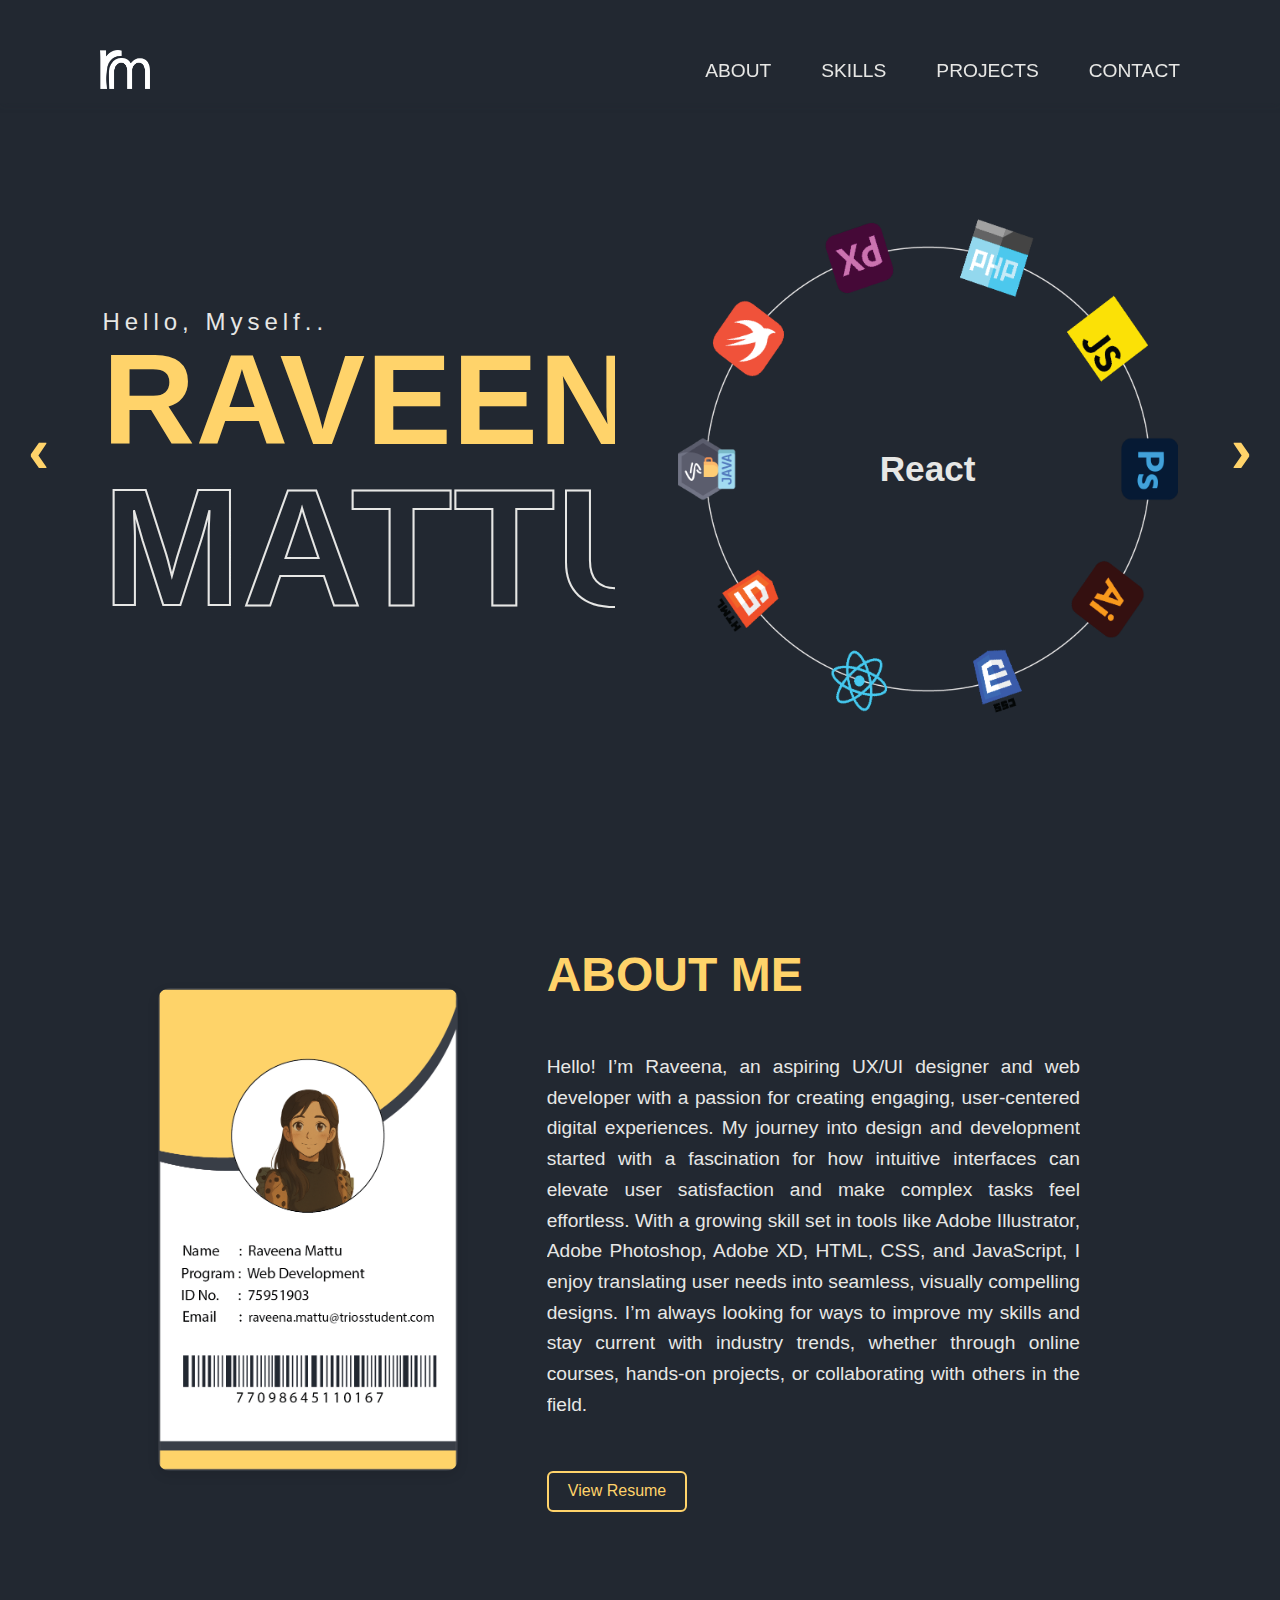
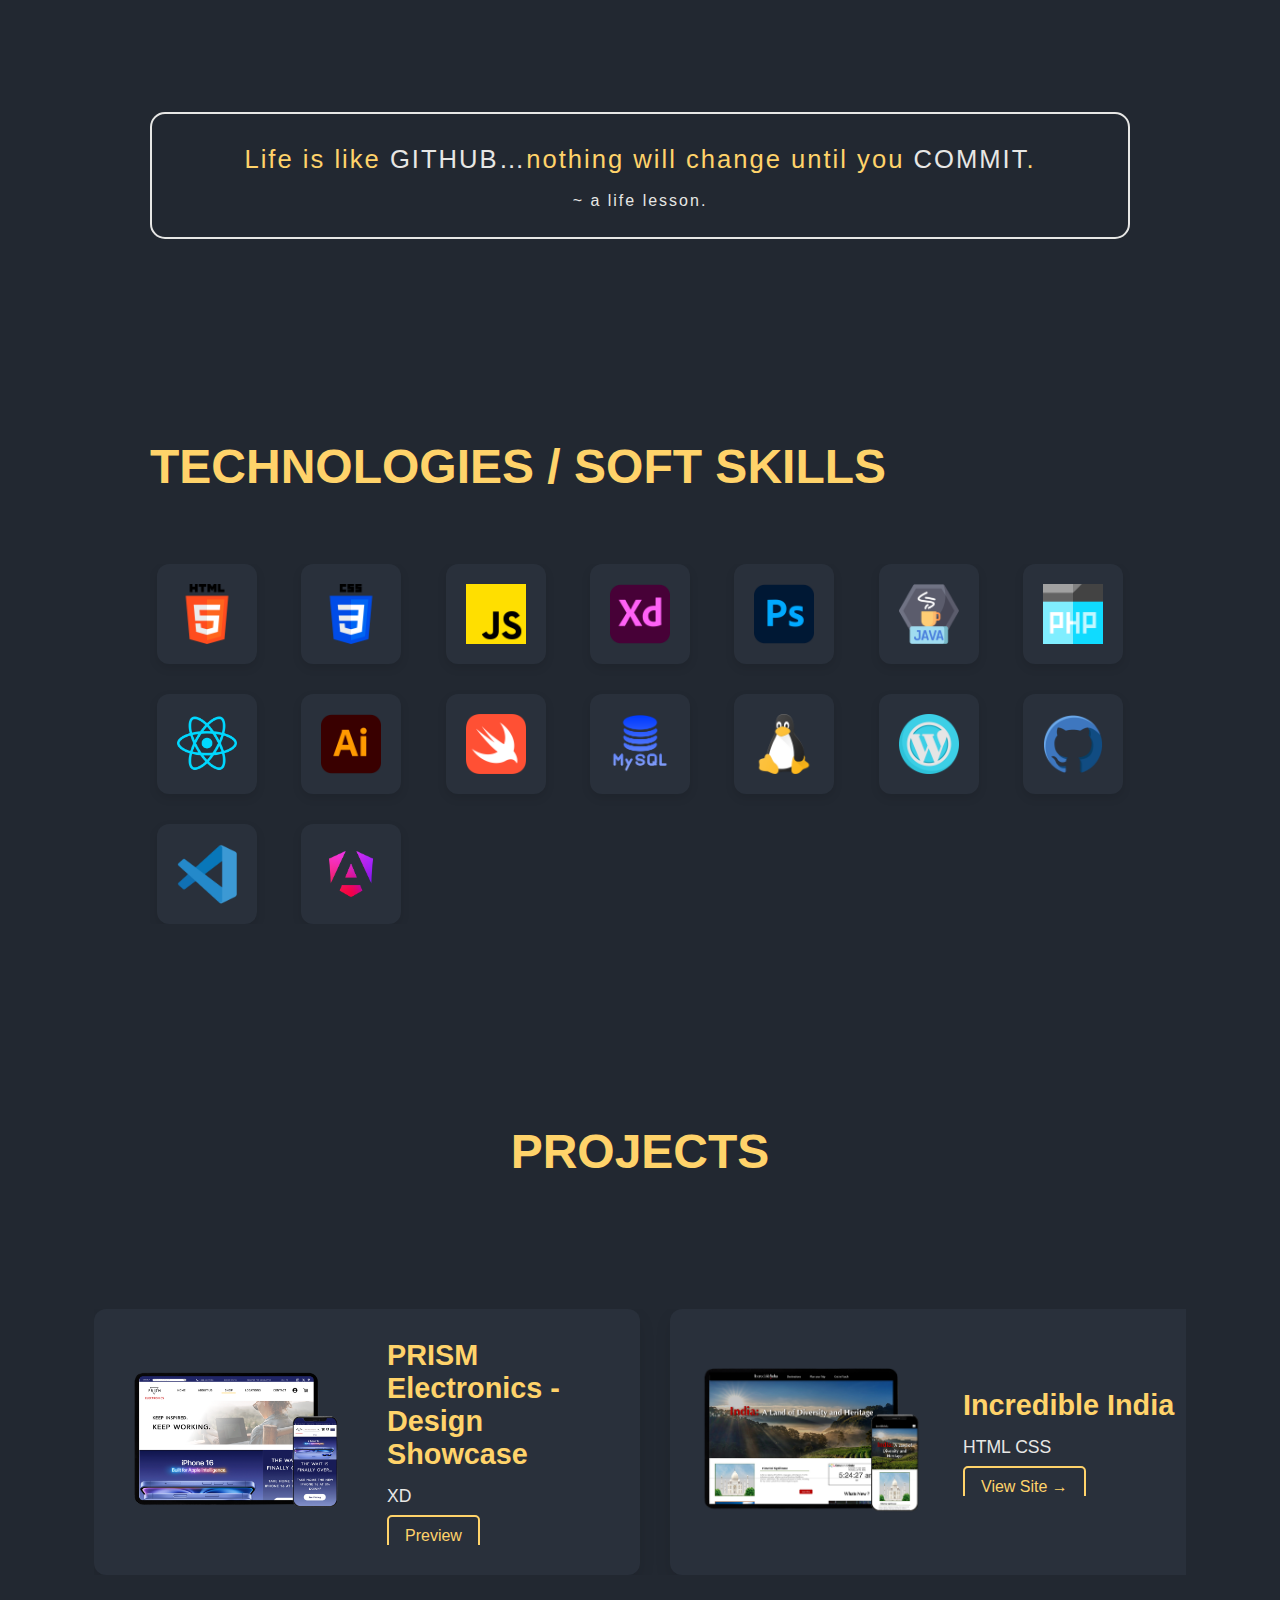
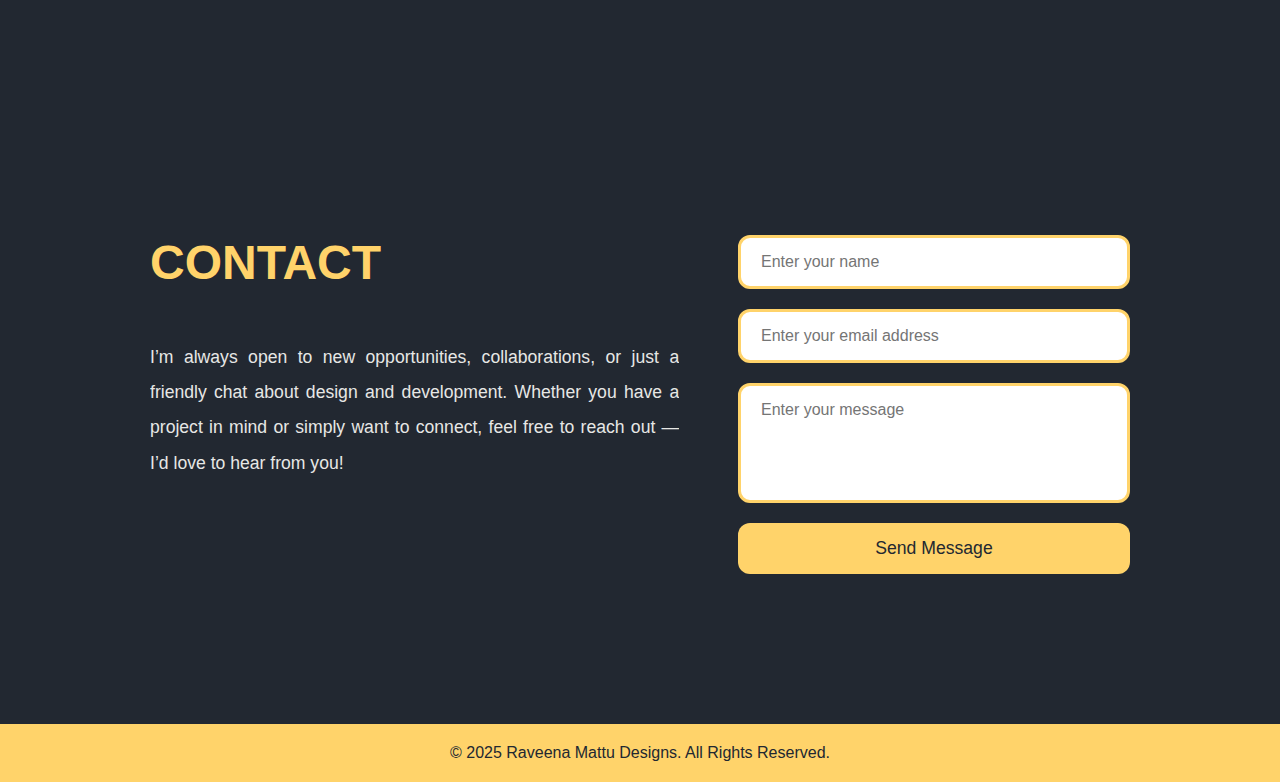
<file: index.html>
<!DOCTYPE html>
<html lang="en">
<head>
  <meta charset="UTF-8">
  <meta name="viewport" content="width=device-width, initial-scale=1.0">
  <title>Raveena Mattu</title>
  <link rel="stylesheet" href="css/main.css">
  <script src="https://code.jquery.com/jquery-3.6.0.min.js"></script>
  <script src="scripts/main.js" defer></script>
</head>
<body>
  <div id="projectLightbox" class="projectLightbox">
    <div class="projectLightbox-content">
      <div class="projectLightbox-thumbnails" id="projectLightboxThumbs">
        <!-- Thumbnails go here -->
      </div>
      <span class="projectLightbox-close">&times;</span>
      <div class="projectLightbox-preview" id="projectLightboxMain">
      </div>
    </div>
  </div>

  <div id="hamburger" onclick="toggleMenu();">
    <div class="bar"></div>
    <div class="bar"></div>
    <div class="bar"></div>
  </div>
  <div id="menu">
    <a href="#about" title="ABOUT" onclick="toggleMenu();">About</a>
    <a href="#skills" title="SKILLS" onclick="toggleMenu();">Skills</a>
    <a href="#projects" title="PROJECTS" onclick="toggleMenu();">Projects</a>
    <a href="#contact" title="CONTACT" onclick="toggleMenu();">Contact</a>
  </div>
  <main>
    <nav>
      <div class="logo">
        <img src="assets/images/logo.png" alt="Logo">
      </div>
      <div class="nav-links">
        <a href="#about">ABOUT</a>
        <a href="#skills">SKILLS</a>
        <a href="#projects">PROJECTS</a>
        <a href="#contact">CONTACT</a>
      </div>
    </nav>
    <header>
      <div class="header-content">
        <p>Hello, Myself..</p>
        <h1><span id="fName">RAVEENA</span><br>
        <span id="lName">MATTU</span></h1>    
      </div>
      <div class="rotate-img">
        <div class="rotating-circle"></div>
        <div class="static-text" id="techText"></div>
      </div>  
    </header>
    <section id="about">
      <img src="assets/images/ID2.png" alt="Profile Picture">
      <div class="about-text">
        <h2>ABOUT ME</h2>
        <p>Hello! I’m Raveena, an aspiring UX/UI designer and web developer with a passion for creating engaging, user-centered digital experiences. My journey into design and development started with a fascination for how intuitive interfaces can elevate user satisfaction and make complex tasks feel effortless.
        With a growing skill set in tools like Adobe Illustrator, Adobe Photoshop, Adobe XD, HTML, CSS, and JavaScript, I enjoy translating user needs into seamless, visually compelling designs. I’m always looking for ways to improve my skills and stay current with industry trends, whether through online courses, hands-on projects, or collaborating with others in the field.</p>
        <button onclick="window.location.href='assets/documents/RaveenaMattu_Resume.pdf';" class="click">View Resume</button>
      </div>  
    </section>
    <section id="quote">
      <div id="quote-text">
        <p> Life is like <span id="gray">GITHUB…</span>nothing will change until you <span id="gray">COMMIT</span>. </p>
        <p id="sign">~ a life lesson.</p>
      </div>     
    </section>
    <section id="skills">
      <h2>TECHNOLOGIES / SOFT SKILLS </h2>
      <div class="skills-grid">
        <div class="skill-item"><img src="assets/images/languages/html.png" alt="HTML"></div>
        <div class="skill-item"><img src="assets/images/languages/css.png" alt="CSS"></div>
        <div class="skill-item"><img src="assets/images/languages/js.png" alt="JavaScript"></div>
        <div class="skill-item"><img src="assets/images/languages/xd.png" alt="Adobe XD"></div>
        <div class="skill-item"><img src="assets/images/languages/ps.png" alt="Adobe Phototoshop"></div>
        <div class="skill-item"><img src="assets/images/languages/java.png" alt="Java"></div>
        <div class="skill-item"><img src="assets/images/languages/php.png" alt="PHP"></div>
        <div class="skill-item"><img src="assets/images/languages/react.png" alt="React"></div>
        <div class="skill-item"><img src="assets/images/languages/aI.png" alt="Illustrator"></div>
        <div class="skill-item"><img src="assets/images/languages/swift.png" alt="Swift"></div>
        <div class="skill-item"><img src="assets/images/languages/mysql.png" alt="MySQL"></div>
        <div class="skill-item"><img src="assets/images/languages/linux.png" alt="Linux"></div>
        <div class="skill-item"><img src="assets/images/languages/wordpress.png" alt="Wordpress"></div>
        <div class="skill-item"><img src="assets/images/languages/github.png" alt="Github"></div>
        <div class="skill-item"><img src="assets/images/languages/vscode.png" alt="VS Code"></div>
        <div class="skill-item"><img src="assets/images/languages/angular.png" alt="Angular"></div>
      </div>
    </section>
    <section id="projects">
      <h2>PROJECTS</h2>

      <div class="slider-container">
      <button class="slider-btn prev" onclick="slideProjects(-1)">‹</button>
      <div class="slider-wrapper">
        <div class="slider-track" id="sliderTrack">
          <!-- 1st: image left, text right -->
          <div class="project-card">
            <div class="project-img">
              <img src="assets/images/design3.png" alt="Portfolio Site 1">
            </div>
            <div class="project-info">
              <h3>PRISM Electronics - Design Showcase</h3>
              <p><span class="tech-used">XD</span></p>
              <a href="https://xd.adobe.com/view/49fda550-d9ae-4bc6-a81a-7e2a18056b05-1cae/" target="_blank" class="project-link">Preview</a>
            </div>
          </div>

          <!-- 2nd: image right, text left -->
          <div class="project-card">
            <div class="project-img">
              <img src="assets/images/site2.png" alt="E-commerce Site">
            </div>
            <div class="project-info">
              <h3>Incredible India</h3>
              <p>
                <span class="tech-used">HTML</span>
                <span class="tech-used">CSS</span>
              </p>
              <a href="https://raveenamattu.github.io/incredibleindia/" target="_blank" class="project-link">View Site →</a>
            </div>
          </div>

          <!-- 3rd: image left, text right -->
          <div class="project-card">
            <div class="project-img">
              <img src="assets/images/site3.png" alt="Design Showcase">
            </div>
            <div class="project-info">
              <h3>Classroom Hub</h3>
              <p>
                <span class="tech-used">HTML</span>
                <span class="tech-used">CSS</span>
              </p>
              <a href="https://raveenamattu.github.io/classroomhub/" target="_blank" class="project-link">View Site →</a>
            </div>
          </div>

          <div class="project-card">
            <div class="project-img">
              <img src="assets/images/game.png" alt="Kids Game">
            </div>
            <div class="project-info">
              <h3>Kids Play and Learn Game</h3>
              <p>
                <span class="tech-used">HTML</span>
                <span class="tech-used">CSS</span>
                <span class="tech-used">JS</span>
              </p>
              <a href="#" target="_blank" id="game" class="project-link">Preview</a>
            </div>
          </div>

          <div class="project-card">
            <div class="project-img">
              <img src="assets/images/design5.png" alt="E-commerce Site">
            </div>
            <div class="project-info">
              <h3>Madagascar - Design Showcase</h3>
              <p>
                <span class="tech-used">Photoshop</span>
              </p>
              <a href="#" target="_blank" id="ps" class="project-link">Preview</a>
            </div>
          </div>

          <!-- 3rd: image left, text right -->
          <div class="project-card">
            <div class="project-img">
              <img src="assets/images/design1.png" alt="Design Showcase">
            </div>
            <div class="project-info">
              <h3>Star Wars - Design Showcase</h3>
              <p>
                <span class="tech-used">XD</span>
              </p>
              <a href="https://xd.adobe.com/view/9a7f0840-36b2-4c65-b03b-dcbc21750e27-cf2c/?fullscreen" id="starWarsXD" target="_blank" class="project-link">Preview</a>
            </div>
          </div>

          <div class="project-card">
            <div class="project-img">
              <img src="assets/images/design2.png" alt="E-commerce Site">
            </div>
            <div class="project-info">
              <h3>Urban Glide Skateboards - Design Showcase</h3>
              <p>
                <span class="tech-used">XD</span>
              </p>
              <a href="https://xd.adobe.com/view/60da807e-2d0a-482f-97e9-a15a48b461ea-3589/" target="_blank" class="project-link">Preview</a>
            </div>
          </div>

          <!-- 3rd: image left, text right -->
          <div class="project-card">
            <div class="project-img">
              <img src="assets/images/design4.png" alt="Design Showcase">
            </div>
            <div class="project-info">
              <h3>Farmers Market - Design Showcase</h3>
              <p>
                <span class="tech-used">XD</span>
              </p>
              <a href="#" id="market" target="_blank" class="project-link">Preview</a>
            </div>
          </div>

          <div class="project-card">
            <div class="project-img">
              <img src="assets/images/site1.png" alt="E-commerce Site">
            </div>
            <div class="project-info">
              <h3>Trios College Clone</h3>
              <p>
                <span class="tech-used">HTML</span>
                <span class="tech-used">CSS</span>
              </p>
              <a href="#" id="trios" target="_blank" class="project-link">Preview</a>
            </div>
          </div> 
          
          <div class="project-card">
            <div class="project-img">
              <img src="assets/images/wordpress.png" alt="E-commerce Site">
            </div>
            <div class="project-info">
              <h3>Star Wars - Design Showcase</h3>
              <p>
                <span class="tech-used">Wordpress</span>
              </p>
              <a href="https://raveenamattu.wordpress.com/" target="_blank" class="project-link">Preview</a>
            </div>
          </div>
        </div>
      </div>
        <button class="slider-btn next" onclick="slideProjects(1)">›</button>
      </div>
    </section>



    <section id="contact">
        <div class="contact-info">
          <h2>CONTACT</h2>
          <p>
            I’m always open to new opportunities, collaborations, or just a friendly chat
            about design and development. Whether you have a project in mind or simply
            want to connect, feel free to reach out — I’d love to hear from you!
          </p>
        </div>
        <form class="contact-form" action="https://formsubmit.co/raveenamattu.dev@gmail.com" method="POST" id="contactForm">
          <input type="hidden" name="_captcha" value="false">
          
          <input type="text" name="name" placeholder="Enter your name" required>
          <input type="email" name="email" placeholder="Enter your email address" required>
          <textarea name="message" placeholder="Enter your message" required></textarea>
          
          <button type="submit">Send Message</button>
        </form>
    </section>
    <div id="thankYouLightbox" class="lightbox">
      <div class="lightbox-content">
        <p>Thank you! Your message has been sent.</p>
        <button onclick="closeLightbox()">Close</button>
      </div>
    </div>
  </main>
  <footer>
      <p>© 2025 Raveena Mattu Designs. All Rights Reserved.</p>
  </footer>
</body>
</html>
</file>
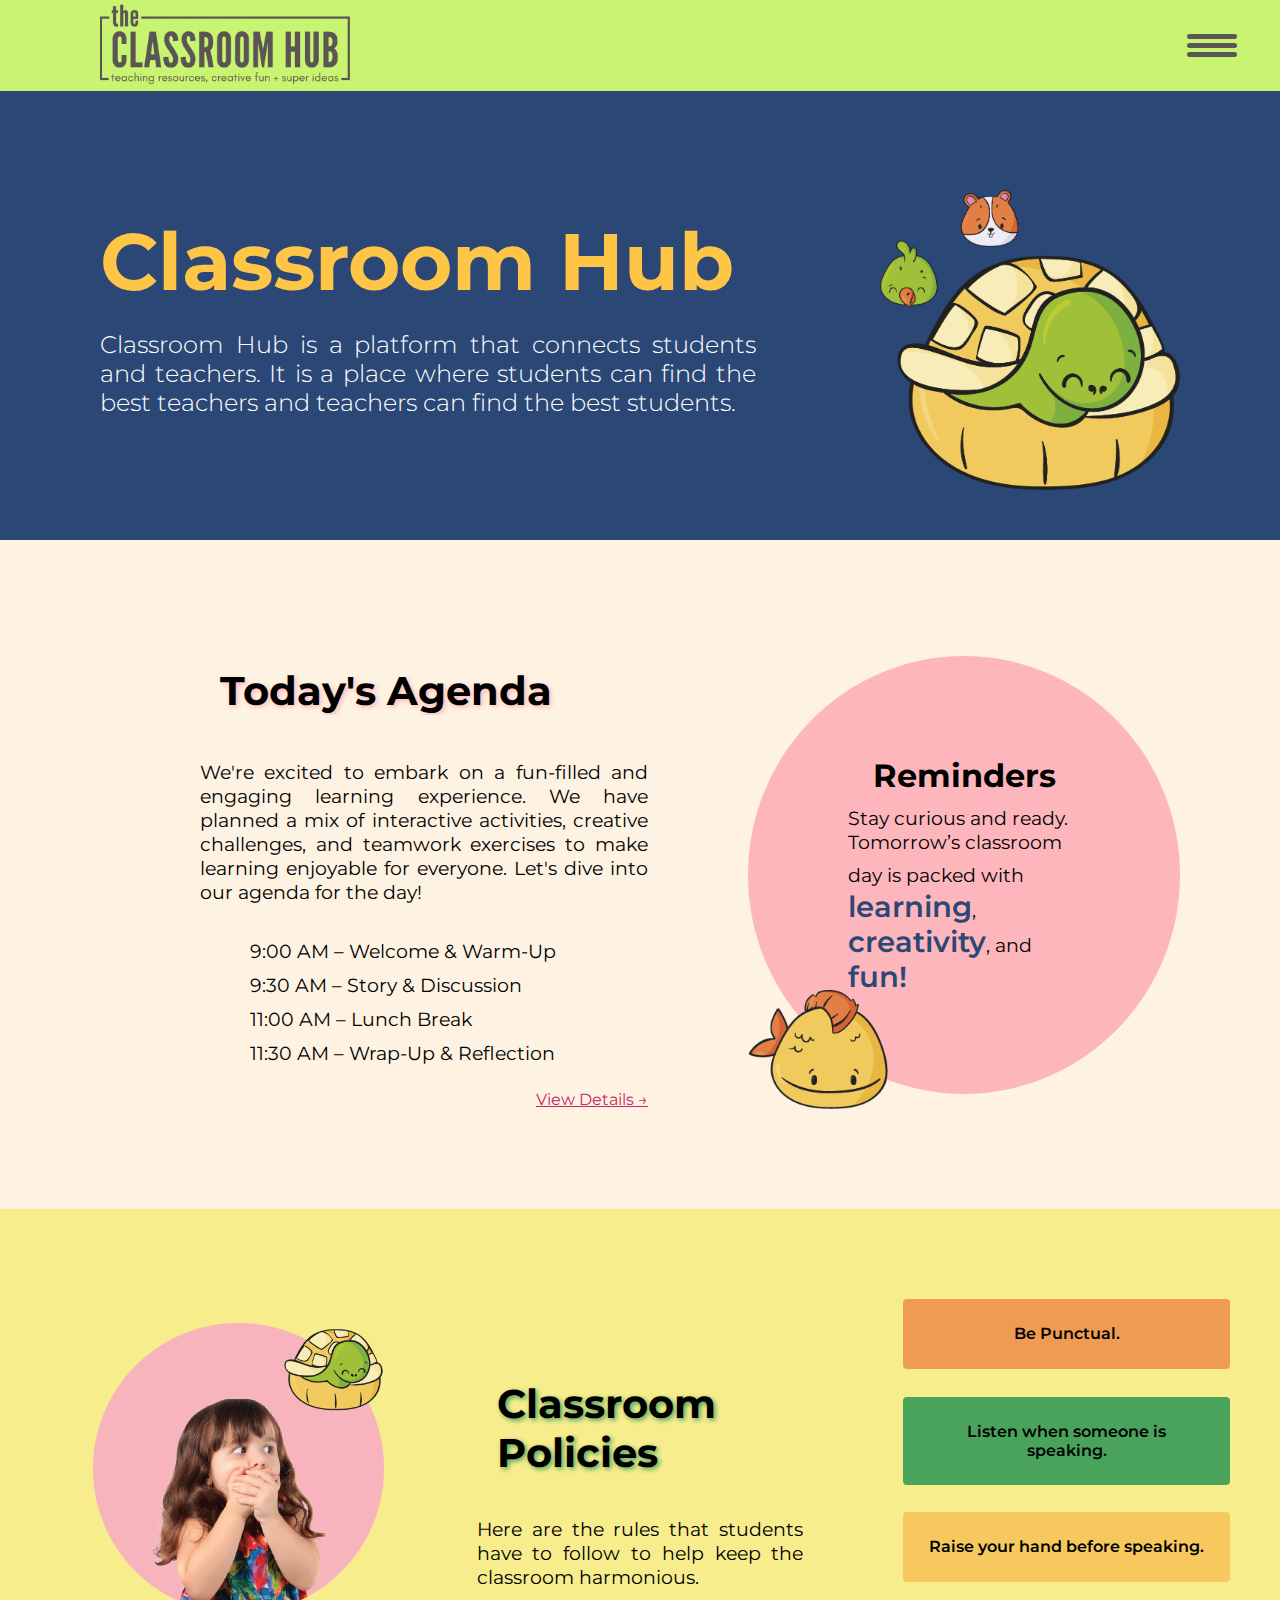
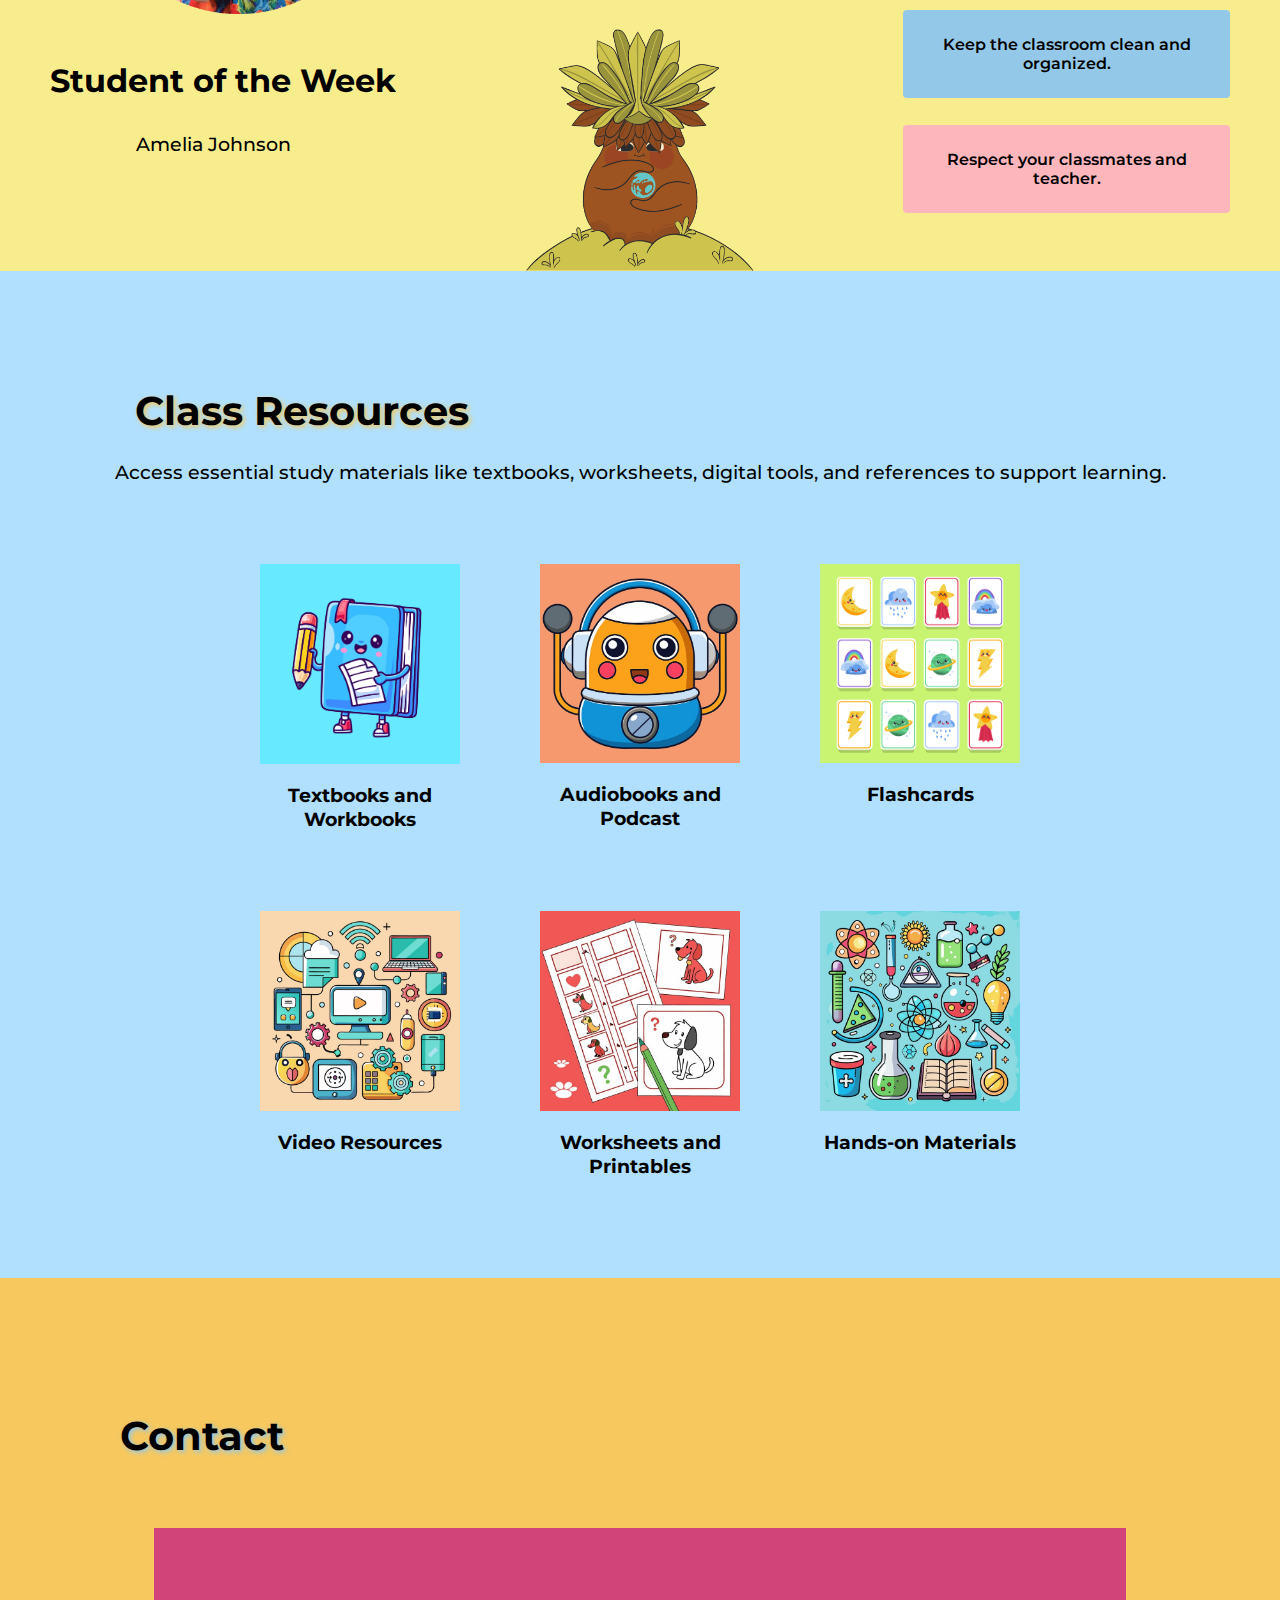
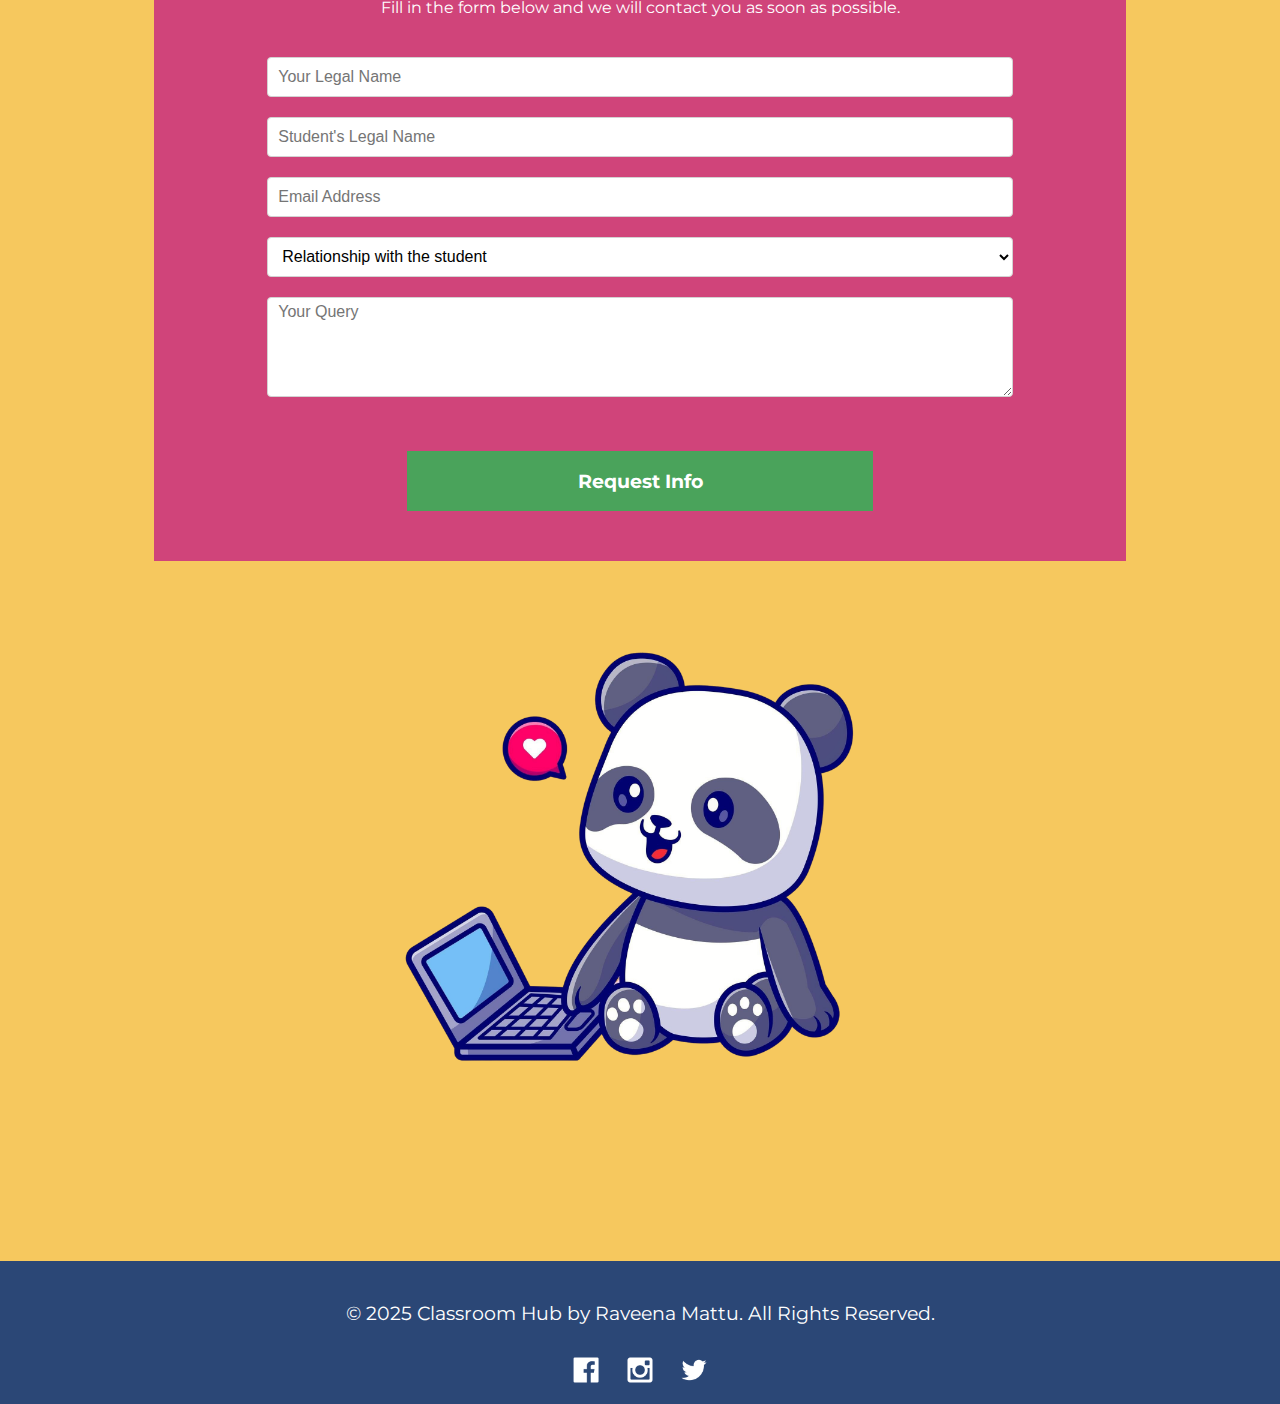
<file: classroomhub/index.html>
<!DOCTYPE html>
<html lang="en">
<head>
  <meta charset="UTF-8">
  <meta name="viewport" content="width=device-width, initial-scale=1.0">
  <link rel="preconnect" href="https://fonts.googleapis.com">
<link rel="preconnect" href="https://fonts.gstatic.com" crossorigin>
<link href="https://fonts.googleapis.com/css2?family=Montserrat:ital,wght@0,100..900;1,100..900&display=swap" rel="stylesheet">
<link rel="stylesheet" href="css/app.css">  
<title>Raveena_HTML_4</title>
  
</head>
<body>
  <div id="hamburger" onclick="toggleMenu();">
    <div class="bar"></div>
    <div class="bar"></div>
    <div class="bar"></div>
  </div>
  <div id="menu">
    <a href="#agenda" title="Agenda" onclick="toggleMenu();">Agenda</a>
    <a href="#policies" title="Policies" onclick="toggleMenu();">Policies</a>
    <a href="#resources" title="Resources" onclick="toggleMenu();">Resources</a>
    <a href="#contact" title="Contact" onclick="toggleMenu();">Contact</a>
  </div>
  <div id="grid">   
    <nav>
      <div>
        <img src="assets/images/logo.png" alt="logo">
      </div>
      <div>
        <a href="#agenda" title="Agenda">Agenda</a>
        <a href="#policies" title="Policies">Policies</a>
        <a href="#resources" title="Resources">Resources</a>
        <a href="#contact" title="Contact">Contact</a>
      </div>
    </nav>
    <header>
      <div id="headText">
        <h1>Classroom Hub</h1>
        <p>Classroom Hub is a platform that connects students and teachers. It is a place where students can find the best teachers and teachers can find the best students.</p>
      </div>      
      <img src="assets/images/group.png" alt="about" id="groupImg">
    </header>
    <div id="agenda">
      <img src="assets/images/cartoon1.png" id="cartoon1">
      <div id="agendaText">        
        <h1>Today's Agenda</h1>
        <p>We're excited to embark on a fun-filled and engaging learning experience. We have planned a mix of interactive activities, creative challenges, and teamwork exercises to make learning enjoyable for everyone. Let's dive into our agenda for the day!</p>
        <ul>
          <li>9:00 AM – Welcome & Warm-Up</li>
          <li>9:30 AM – Story & Discussion </li>
          <li>11:00 AM – Lunch Break </li>
          <li> 11:30 AM – Wrap-Up & Reflection </li>
        </ul>
        <a href="">View Details  &#8594;</a>
      </div>
      <div id="agendaReminder">
        <h1>Reminders</h1>
        <p>Stay curious and ready. Tomorrow’s classroom day is packed with<span id="diff"> learning</span>, <span id="diff">creativity</span>, and <span id="diff">fun!</span></p>
      </div>
      <img id="crt2" src="assets/images/cartoon3.png">
    </div>
    <div id="student">
      <img src="assets/images/student.png" id="stdImg">
      <h1>Student of the Week</h1>
      <p>Amelia Johnson</p>
    </div>
    <div id="policies">
      <div id="policyText">
        <h1>Classroom Policies</h1>
        <p>Here are the rules that students have to follow to help keep the classroom harmonious.</p>
        <img src="assets/images/cartoon2.png" id="polImg">
      </div>
      <div id="policyRules">
        <div><p id="rule1" class="rules">Be Punctual.</p></div>
        <div><p id="rule2" class="rules">Listen when someone is speaking.</p></div>
        <div><p id="rule3" class="rules">Raise your hand before speaking. </p></div>
        <div><p id="rule4" class="rules">Keep the classroom clean and organized.</p></div>
        <div><p id="rule5" class="rules">Respect your classmates and teacher. </p></div>
      </div>
    </div>
    <div id="resources">
      <div id="resText">
        <h1>Class Resources</h1>
        <p>Access essential study materials like textbooks, worksheets, digital tools, and references to support learning.</p>
      </div>
      <!-- <img src="assets/images/desk.png" alt="" id="conImg"> -->
      <div id="resLink">
        <div class="lin">
          <a href = "" id="resHover"><img src="assets/images/textbooks.jpg" class="resImg">
          <p> Textbooks and Workbooks</p></a>
        </div>
        <div class="lin">
          <a href = "" id="resHover"><img src="assets/images/podcast.jpg" class="resImg">
          <p>Audiobooks and Podcast</p></a>
        </div>
        <div class="lin">
          <a href = "" id="resHover"><img src="assets/images/flashcards.png" class="resImg">
          <p>Flashcards</p></a>
        </div>
        <div class="lin">
          <a href = "" id="resHover"><img src="assets/images/Digital.jpg" class="resImg">
          <p> Video Resources</p></a>
        </div>
        <div class="lin">
          <a href = "" id="resHover"><img src="assets/images/worksheets.jpg" class="resImg">
          <p> Worksheets and Printables</p></a>
        </div>
        <div class="lin">
          <a href = "" id="resHover"><img src="assets/images/scienceKits.jpg" class="resImg">
          <p>Hands-on Materials</p></a>
        </div>
      </div>      
    </div>
    <div id="contact">
      <div id="conText">
        <h1>Contact</h1>
      </div>
      <div id="conBottom">
      <form id="contactForm" action="#">        
        <p>Fill in the form below and we will contact you as soon as possible.</p>
          <div class="formRow">
            <input type="text" name="pLegalName" size="10" placeholder="Your Legal Name" id="pLegalName" required>
          </div>
        <div class="formRow">
          <input type="text" name="sLegalName" size="10" placeholder="Student's Legal Name" id="sLegalName" required>
        </div>
        <div class="formRow">
          <input type="email" name="email" size="50" placeholder="Email Address" id="email" required>
        </div>
        <div class="formRow">
          <select>
            <option value="default">Relationship with the student</option>
            <option value="mother">Mother</option>
            <option value="father">Father</option>
            <option value="Legal">Legal Guardian</option>
          </select>
        </div>
        <div class="formRow">
          <textarea id="message" name="message" placeholder="Your Query" required rows="5" cols="61"></textarea>
        </div>
        <button type="submit"> Request Info </button>
      </form>
      <img src="assets/images/contact.png" id="conImg">
    </div>
  </div>
  <footer>
    <p>&copy; 2025 Classroom Hub by Raveena Mattu. All Rights Reserved.</p>
    <div id="socialIcons">
      <a href=""><img src="assets/icons/fb.png" alt="Facebook" class="icons"></a>
      <a href=""><img src="assets/icons/insta.png" alt="Instagram" class="icons"></a>
      <a href=""><img src="assets/icons/twitter.png" alt="Twitter" class="icons"></a>
    </div>
  </footer>
<script src="scripts/jquery.js"></script>
<script src="scripts/app.js"></script>
</body>
</html>
</file>
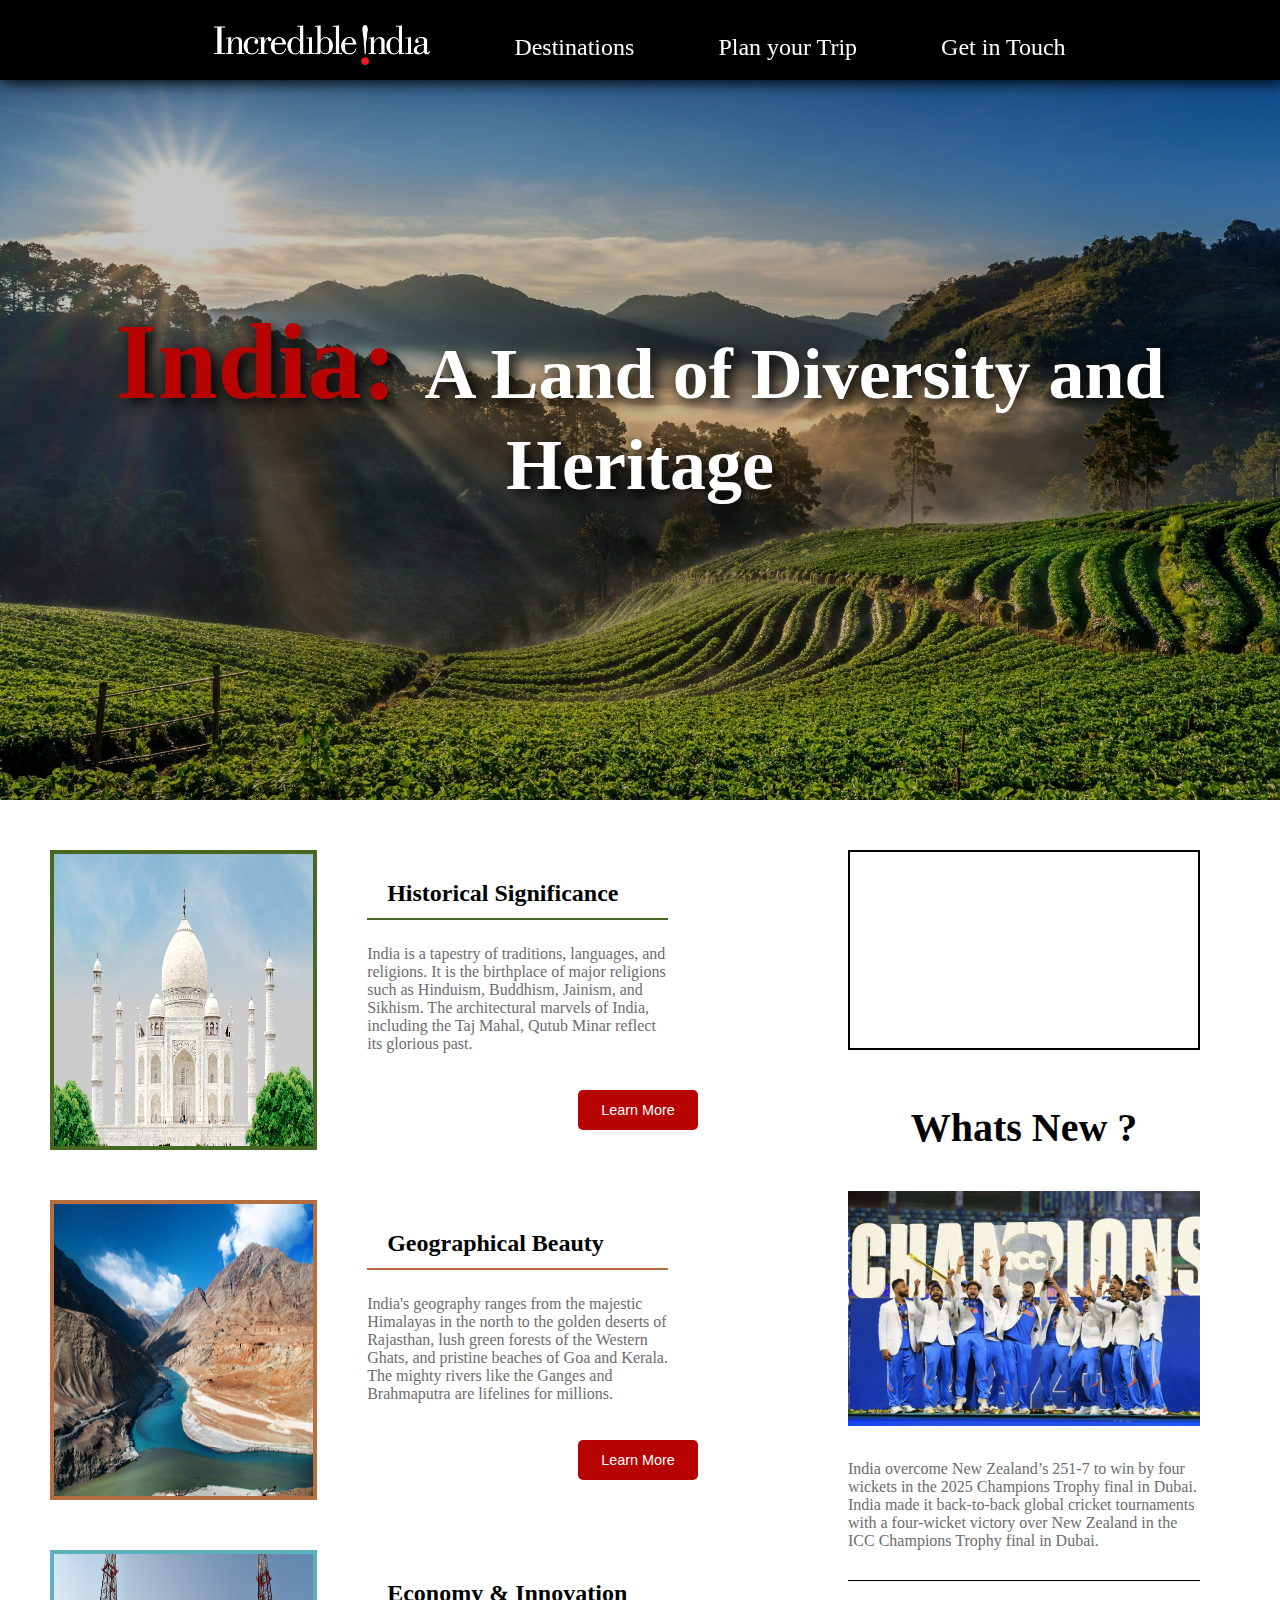
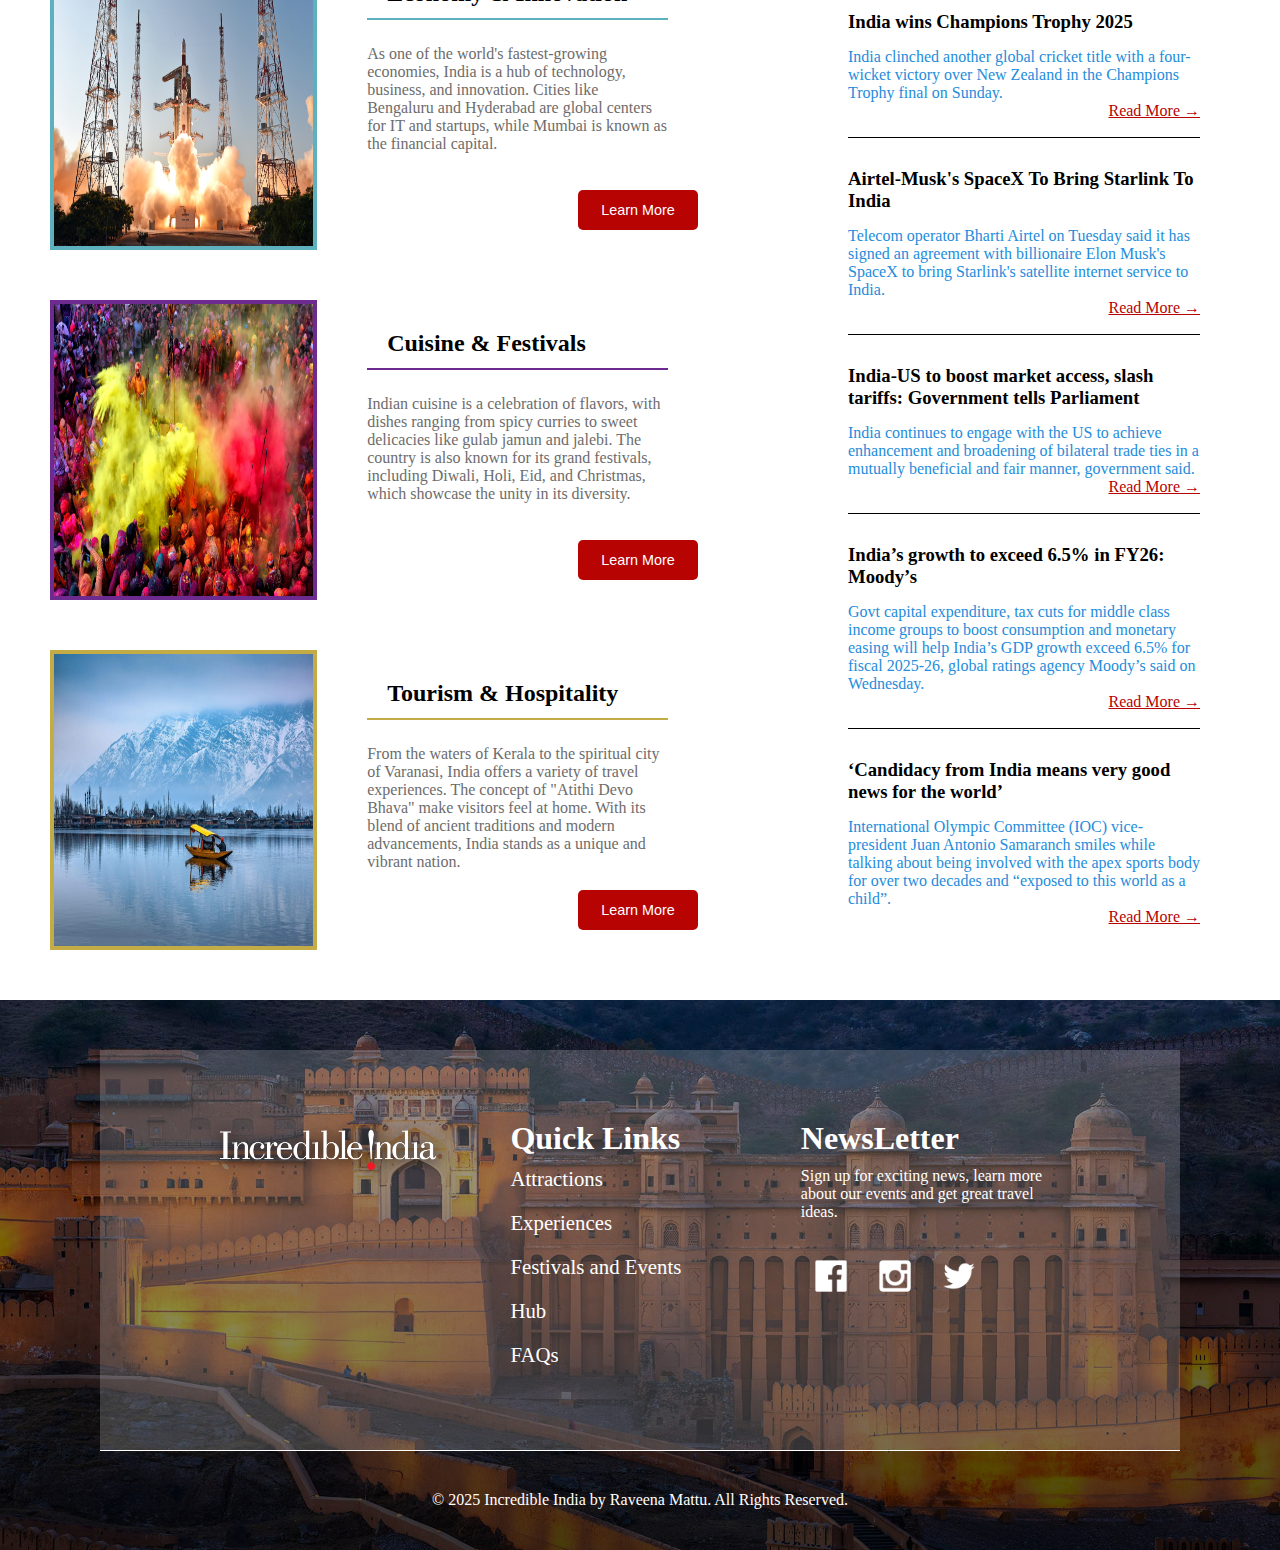
<file: incredibleindia/index.html>
<!DOCTYPE html>
<html lang="en">
<head>
  <meta charset="UTF-8">
  <meta name="viewport" content="width=device-width, initial-scale=1.0">
  <link rel="stylesheet" href="css/app.css">
  <title>Raveena_HTML_3</title>
</head>
<body>
  <div id="mobileNav" onclick="toggleMenu();">
    <div class="bar"></div>
    <div class="bar"></div>
    <div class="bar"></div>
  </div>
  <div id="menu">
    <a href="destination.html" title="Destinations" onclick="toggleMenu();">Destinations</a>
    <a href="plan.html" title="Plan Your Trip" onclick="toggleMenu();">Plan Your Trip</a>
    <a href="contact.html" title="Get in Touch" onclick="toggleMenu();">Get in Touch</a>
  </div>  
  <header id="indexHeader">
    <nav>
      <div id="links">
        <a href="index.html"><img src="assets/images/logo.png" alt="logo" width="216" height="40" id="logo"></a>  
        <a href="destination.html" title="Destinations">Destinations</a>
        <a href="plan.html" title="Plan your Trip">Plan your Trip</a>
        <a href="contact.html" title="Get in Touch">Get in Touch</a>
      </div>
    </nav>
   <h1><span id="india">India: </span> A Land of Diversity and Heritage</h1>
  </header>
  <main>
      <div id="asideLeft">
      <div class="mainRow">
        <div class="left" id="leftCol1">
          <img src="assets/images/taj.jpg" alt="Historical Significance" id="img">
        </div>
        <div class="right" id="rightCol1">
          <div class="aboutText">
            <h1 class="heading">Historical Significance</h1>
            <p>India is a tapestry of traditions, languages, and religions. It is the birthplace of major religions such as Hinduism, Buddhism, Jainism, and Sikhism. The architectural marvels of India, including the Taj Mahal, Qutub Minar reflect its glorious past.</p>
          </div>
          <button type="submit"> Learn More </button>
        </div>
      </div>
      <div class="mainRow">
        <div class="left" id="leftCol2">
          <img src="assets/images/geo.jpeg" alt="Geographical Beauty" id="img">
        </div>
        <div class="right" id="rightCol2">
          <div class="aboutText">
            <h1 class="heading">Geographical Beauty</h1>
            <p>India's geography ranges from the majestic Himalayas in the north to the golden deserts of Rajasthan, lush green forests of the Western Ghats, and pristine beaches of Goa and Kerala. The mighty rivers like the Ganges and Brahmaputra are lifelines for millions.</p>  
          </div>
          <button type="submit"> Learn More </button>
        </div>
      </div>
      <div class="mainRow">
        <div class="left" id="leftCol3">
          <img src="assets/images/eco.jpg" alt="Economy and Innovation" id="img">
        </div>
        <div class="right" id="rightCol3">
          <div class="aboutText">
            <h1 class="heading">Economy & Innovation</h1>
            <p>As one of the world's fastest-growing economies, India is a hub of technology, business, and innovation. Cities like Bengaluru and Hyderabad are global centers for IT and startups, while Mumbai is known as the financial capital.</p>
          </div>
          <button type="submit"> Learn More </button>
        </div>
      </div>
      <div class="mainRow">
        <div class="left" id="leftCol4">
          <img src="assets/images/holi.jpg" alt="Cuisine & Festivals"id="img">
        </div>
        <div class="right" id="rightCol4">
          <div class="aboutText">
            <h1 class="heading">Cuisine & Festivals</h1>
            <p>Indian cuisine is a celebration of flavors, with dishes ranging from spicy curries to sweet delicacies like gulab jamun and jalebi. The country is also known for its grand festivals, including Diwali, Holi, Eid, and Christmas, which showcase the unity in its diversity.</p>
          </div>
          <button type="submit"> Learn More </button>
        </div>
      </div>
      <div class="mainRow">
        <div class="left" id="leftCol5">
          <img src="assets/images/tourism.jpg" alt="Tourism and Hospitality" id="img">
        </div>
        <div class="right" id="rightCol5">
          <div class="aboutText">
            <h1 class="heading">Tourism & Hospitality</h1>
            <p>From the waters of Kerala to the spiritual city of Varanasi, India offers a variety of travel experiences. The concept of "Atithi Devo Bhava" make visitors feel at home. With its blend of ancient traditions and modern advancements, India stands as a unique and vibrant nation.</p>
          </div>
          <button type="submit"> Learn More </button>
        </div>
      </div>
    </div>
    <div id="asideRight"> 
      <div id="time">
        <iframe src="https://www.timeanddate.com/worldclock/fullscreen.html?n=176"></iframe>
      </div>    
      <div id="topRight">
        <h1>Whats New ?</h1>
        <div id="trending">
          <img src="assets/images/win.jpg">
          <p>India overcome New Zealand’s 251-7 to win by four wickets in the 2025 Champions Trophy final in Dubai. India made it back-to-back global cricket tournaments with a four-wicket victory over New Zealand in the ICC Champions Trophy final in Dubai.</p>
        </div>
        <div class="topRightRow">
          <h3>India wins Champions Trophy 2025</h3>
          <p>India clinched another global cricket title with a four-wicket victory over New Zealand in the Champions Trophy final on Sunday.</p>
          <a href="">Read More  &#8594;</a>
        </div>
        <div class="topRightRow">
          <h3>Airtel-Musk's SpaceX To Bring Starlink To India</h3>
          <p>Telecom operator Bharti Airtel on Tuesday said it has signed an agreement with billionaire Elon Musk's SpaceX to bring Starlink's satellite internet service to India.</p>
          <a href="">Read More  &#8594;</a>
        </div>
        <div class="topRightRow">
          <h3>India-US to boost market access, slash tariffs: Government tells Parliament</h3>
          <p>India continues to engage with the US to achieve enhancement and broadening of bilateral trade ties in a mutually beneficial and fair manner, government said.</p>
          <a href="">Read More  &#8594;</a>
        </div>
        <div class="topRightRow">
          <h3>India’s growth to exceed 6.5% in FY26: Moody’s</h3>
          <p>Govt capital expenditure, tax cuts for middle class income groups to boost consumption and monetary easing will help India’s GDP growth exceed 6.5% for fiscal 2025-26, global ratings agency Moody’s said on Wednesday.</p>
          <a href="">Read More  &#8594;</a>
        </div>
        <div class="topRightRow">
          <h3>‘Candidacy from India means very good news for the world’</h3>
          <p> International Olympic Committee (IOC) vice-president Juan Antonio Samaranch smiles while talking about being involved with the apex sports body for over two decades and “exposed to this world as a child”.</p>
          <a href="">Read More  &#8594;</a>
        </div>
      </div> 
    </div>
  </main>
  <script src="scripts/jquery.js"></script>
  <script src="scripts/app.js"></script>
  <footer>
    <div id="topFooter">
      <div class="topLeft">
        <a href="#"><img src="assets/images/logo.png" alt="logo" width="216" height="40" id="logo"></a>
      </div>
      <div class="topCenter">
        <h1>Quick Links</h1>
        <a href="" title="Attractions">Attractions</a>
        <a href="" title="Experiences">Experiences</a>
        <a href="" title="Festivals and Events">Festivals and Events</a>
        <a href="" title="Hub">Hub</a>
        <a href="" title="FAQs">FAQs</a>
      </div>
      <div class="topRight">
        <h1>NewsLetter</h1>
        <p>Sign up for exciting news, learn more about our events and get great travel ideas.</p>
        <div id="socialIcons">
          <a href=""><img src="assets/icons/fb.png" alt="Facebook" class="icons"></a>
          <a href=""><img src="assets/icons/insta.png" alt="Instagram" class="icons"></a>
          <a href=""><img src="assets/icons/twitter.png" alt="Twitter" class="icons"></a>
        </div>      
      </div>
    </div>
    <div id="bottomFooter">
      &copy; 2025 Incredible India by Raveena Mattu. All Rights Reserved.
    </div>
  </footer>
</body>
</html>
</file>
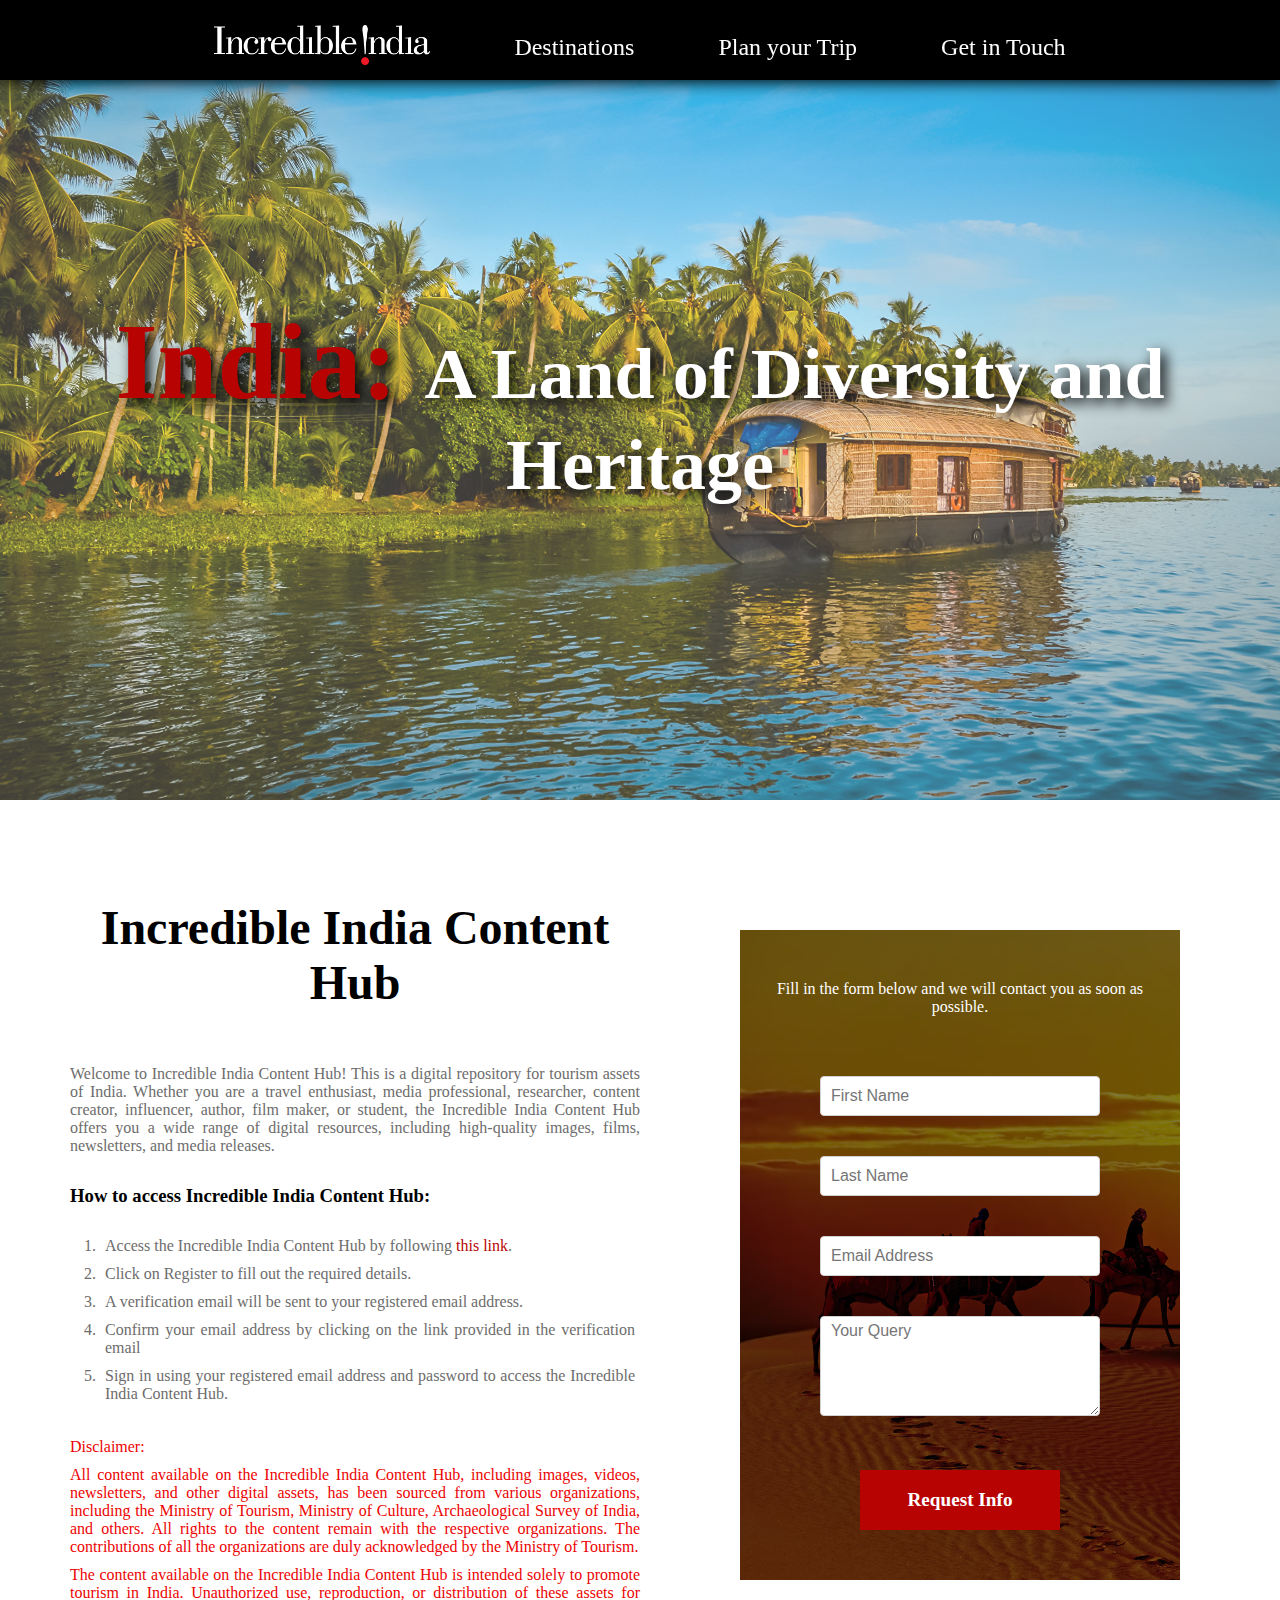
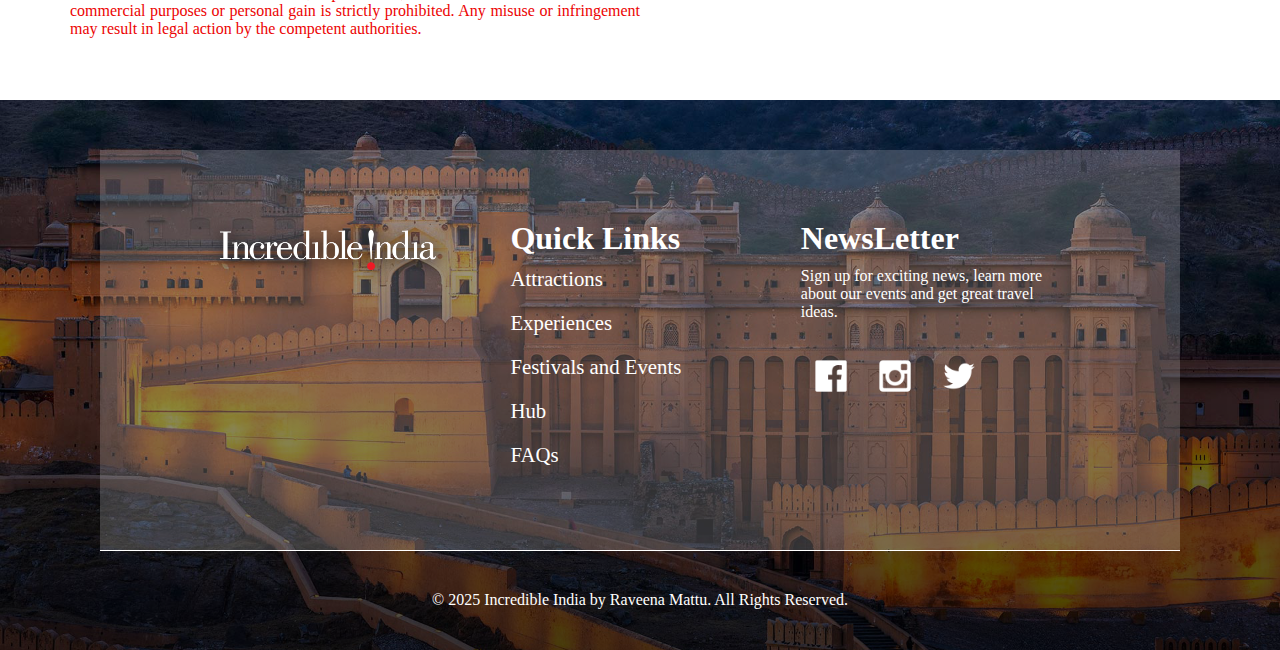
<file: incredibleindia/contact.html>
<!DOCTYPE html>
<html lang="en">
<head>
  <meta charset="UTF-8">
  <meta name="viewport" content="width=device-width, initial-scale=1.0">
  <link rel="stylesheet" href="css/app.css">
  <title>Incredible India</title>
</head>
<body>
  <div id="mobileNav" onclick="toggleMenu();">
    <div class="bar"></div>
    <div class="bar"></div>
    <div class="bar"></div>
  </div>
  <div id="menu">
    <a href="destination.html" title="Destinations" onclick="toggleMenu();">Destinations</a>
    <a href="plan.html" title="Plan your Trip" onclick="toggleMenu();">Plan your Trip</a>
    <a href="contact.html" title="Get in Touch" onclick="toggleMenu();">Get in Touch</a>
  </div>  
  <header id="cHeader">
    <nav>
      <div id="links">
        <a href="index.html"><img src="assets/images/logo.png" alt="logo" width="216" height="40" id="logo"></a>  
        <a href="destination.html" title="Destinations">Destinations</a>
        <a href="plan.html" title="Plan your Trip">Plan your Trip</a>
        <a href="contact.html" title="Get in Touch">Get in Touch</a>
      </div>
    </nav>
    <h1><span id="india">India: </span> A Land of Diversity and Heritage</h1>
  </header>
  <main id="cMain">
      <div id="hubLeft">
        <h2>Incredible India Content Hub</h2>
        <p>Welcome to Incredible India Content Hub! This is a digital repository for tourism assets of India. Whether you are a travel enthusiast, media professional, researcher, content creator, influencer, author, film maker, or student, the Incredible India Content Hub offers you a wide range of digital resources, including high-quality images, films, newsletters, and media releases.</p>
        <h3>How to access Incredible India Content Hub:</h3>
        <ol>
          <li>Access the Incredible India Content Hub by following <a href="" title="Link">this link</a>.</li>
          <li>Click on Register to fill out the required details.</li>
          <li>A verification email will be sent to your registered email address.</li>
          <li>Confirm your email address by clicking on the link provided in the verification email</li>
          <li>Sign in using your registered email address and password to access the Incredible India Content Hub.</li>
        </ol>
        <p class="red">Disclaimer:</p>
        <p class="red">All content available on the Incredible India Content Hub, including images, videos, newsletters, and other digital assets, has been sourced from various organizations, including the Ministry of Tourism, Ministry of Culture, Archaeological Survey of India, and others. All rights to the content remain with the respective organizations. The contributions of all the organizations are duly acknowledged by the Ministry of Tourism.</p>
        <p class="red">The content available on the Incredible India Content Hub is intended solely to promote tourism in India. Unauthorized use, reproduction, or distribution of these assets for commercial purposes or personal gain is strictly prohibited. Any misuse or infringement may result in legal action by the competent authorities.</p>
      </div>
      <div id="hubRight">
        <form id="contactForm" action="#">        
          <p>Fill in the form below and we will contact you as soon as possible.</p>
            <div class="formRow">
              <input type="text" name="FirstName" size="10" placeholder="First Name" id="firstName" required>
            </div>
          <div class="formRow">
            <input type="text" name="lastName" size="10" placeholder="Last Name" id="lastName" required>
          </div>
          <div class="formRow">
            <input type="email" name="email" size="50" placeholder="Email Address" id="email" required>
          </div>
          <div class="formRow">
            <textarea id="message" name="message" placeholder="Your Query" required rows="5" cols="61"></textarea>
          </div>
         
          <button type="submit"> Request Info </button>
        </form>
      </div>
  </main>
  <script src="scripts/jquery.js"></script>
  <script src="scripts/app.js"></script>
  <footer>
    <div id="topFooter">
      <div class="topLeft">
        <a href="#"><img src="assets/images/logo.png" alt="logo" width="216" height="40" id="logo"></a>
      </div>
      <div class="topCenter">
        <h1>Quick Links</h1>
        <a href="" title="Attractions">Attractions</a>
        <a href="" title="Experiences">Experiences</a>
        <a href="" title="Festivals and Events">Festivals and Events</a>
        <a href="" title="Hub">Hub</a>
        <a href="" title="FAQs">FAQs</a>
      </div>
      <div class="topRight">
        <h1>NewsLetter</h1>
        <p>Sign up for exciting news, learn more about our events and get great travel ideas.</p>
        <div id="socialIcons">
          <a href=""><img src="assets/icons/fb.png" alt="Facebook" class="icons"></a>
          <a href=""><img src="assets/icons/insta.png" alt="Instagram" class="icons"></a>
          <a href=""><img src="assets/icons/twitter.png" alt="Twitter" class="icons"></a>
        </div>
      </div>
    </div>
    <div id="bottomFooter">
      &copy; 2025 Incredible India by Raveena Mattu. All Rights Reserved.
    </div>
  </footer>
</body>
</html>
</file>
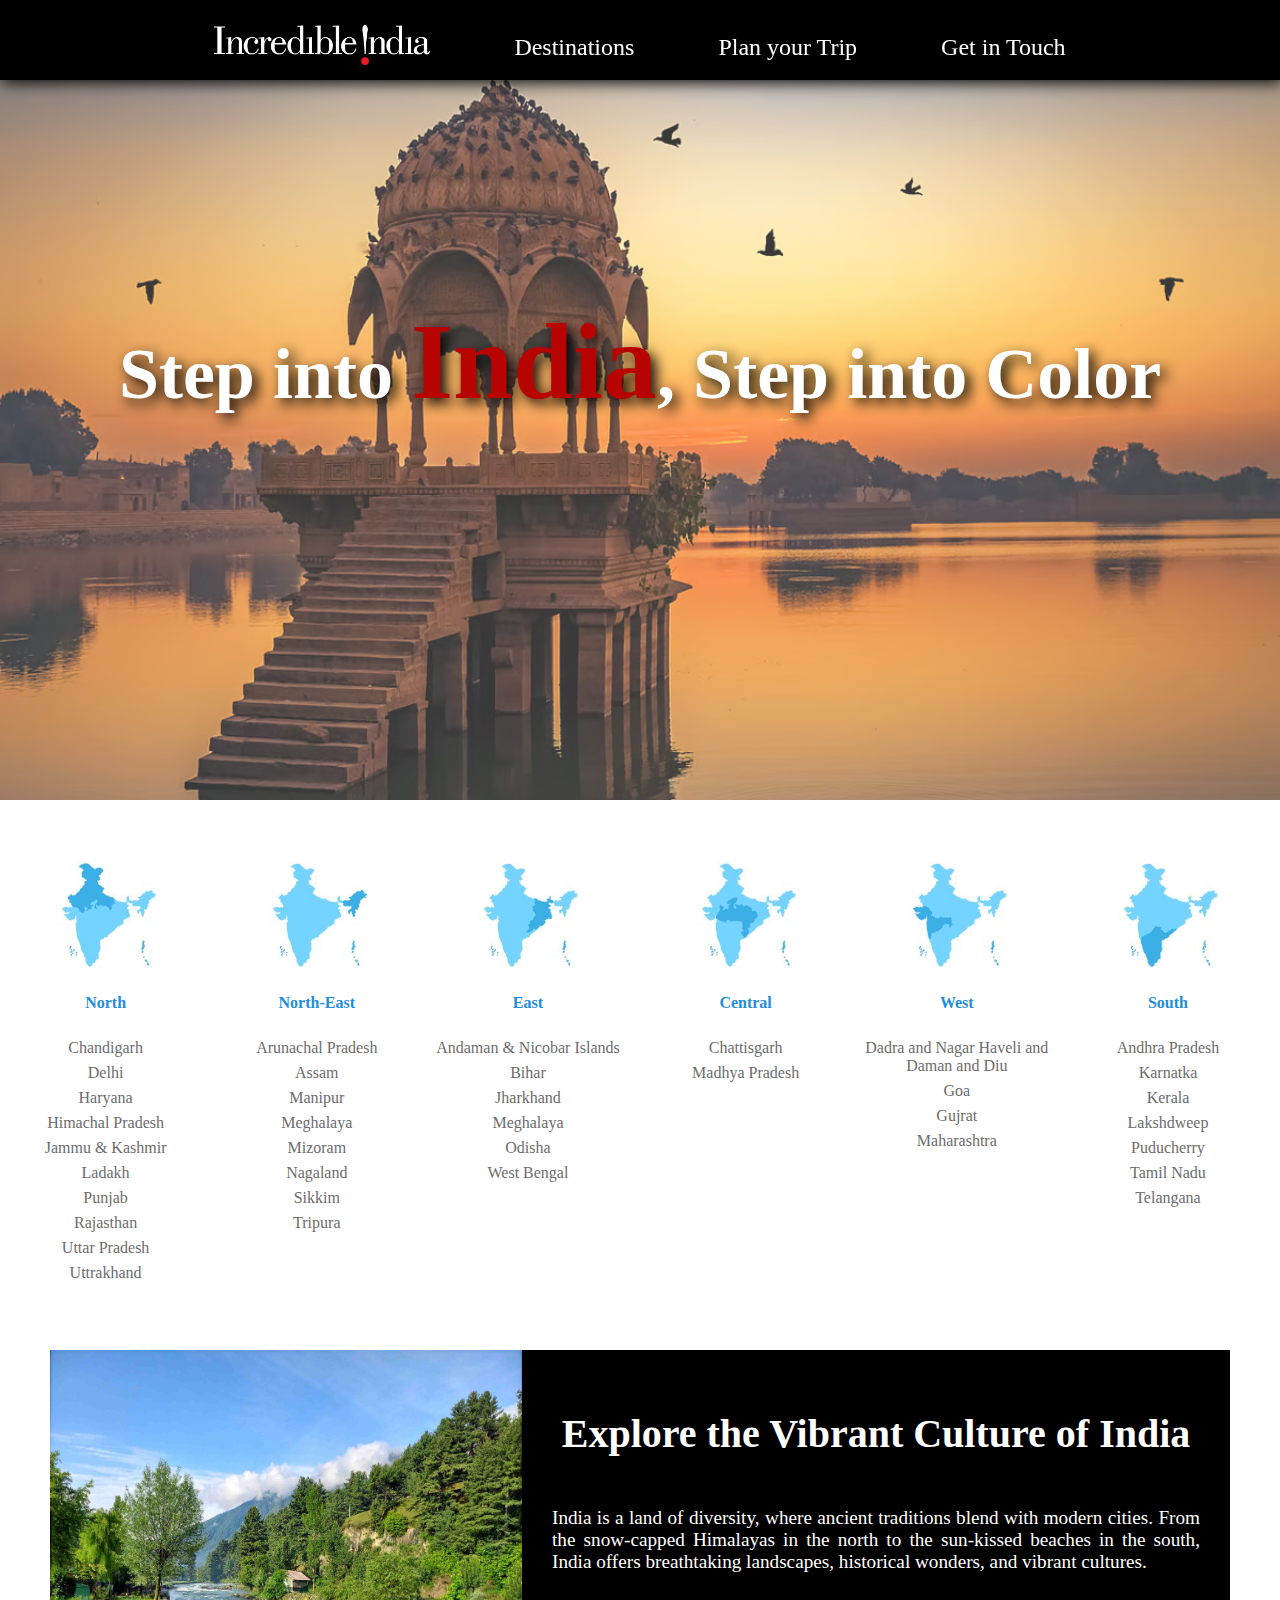
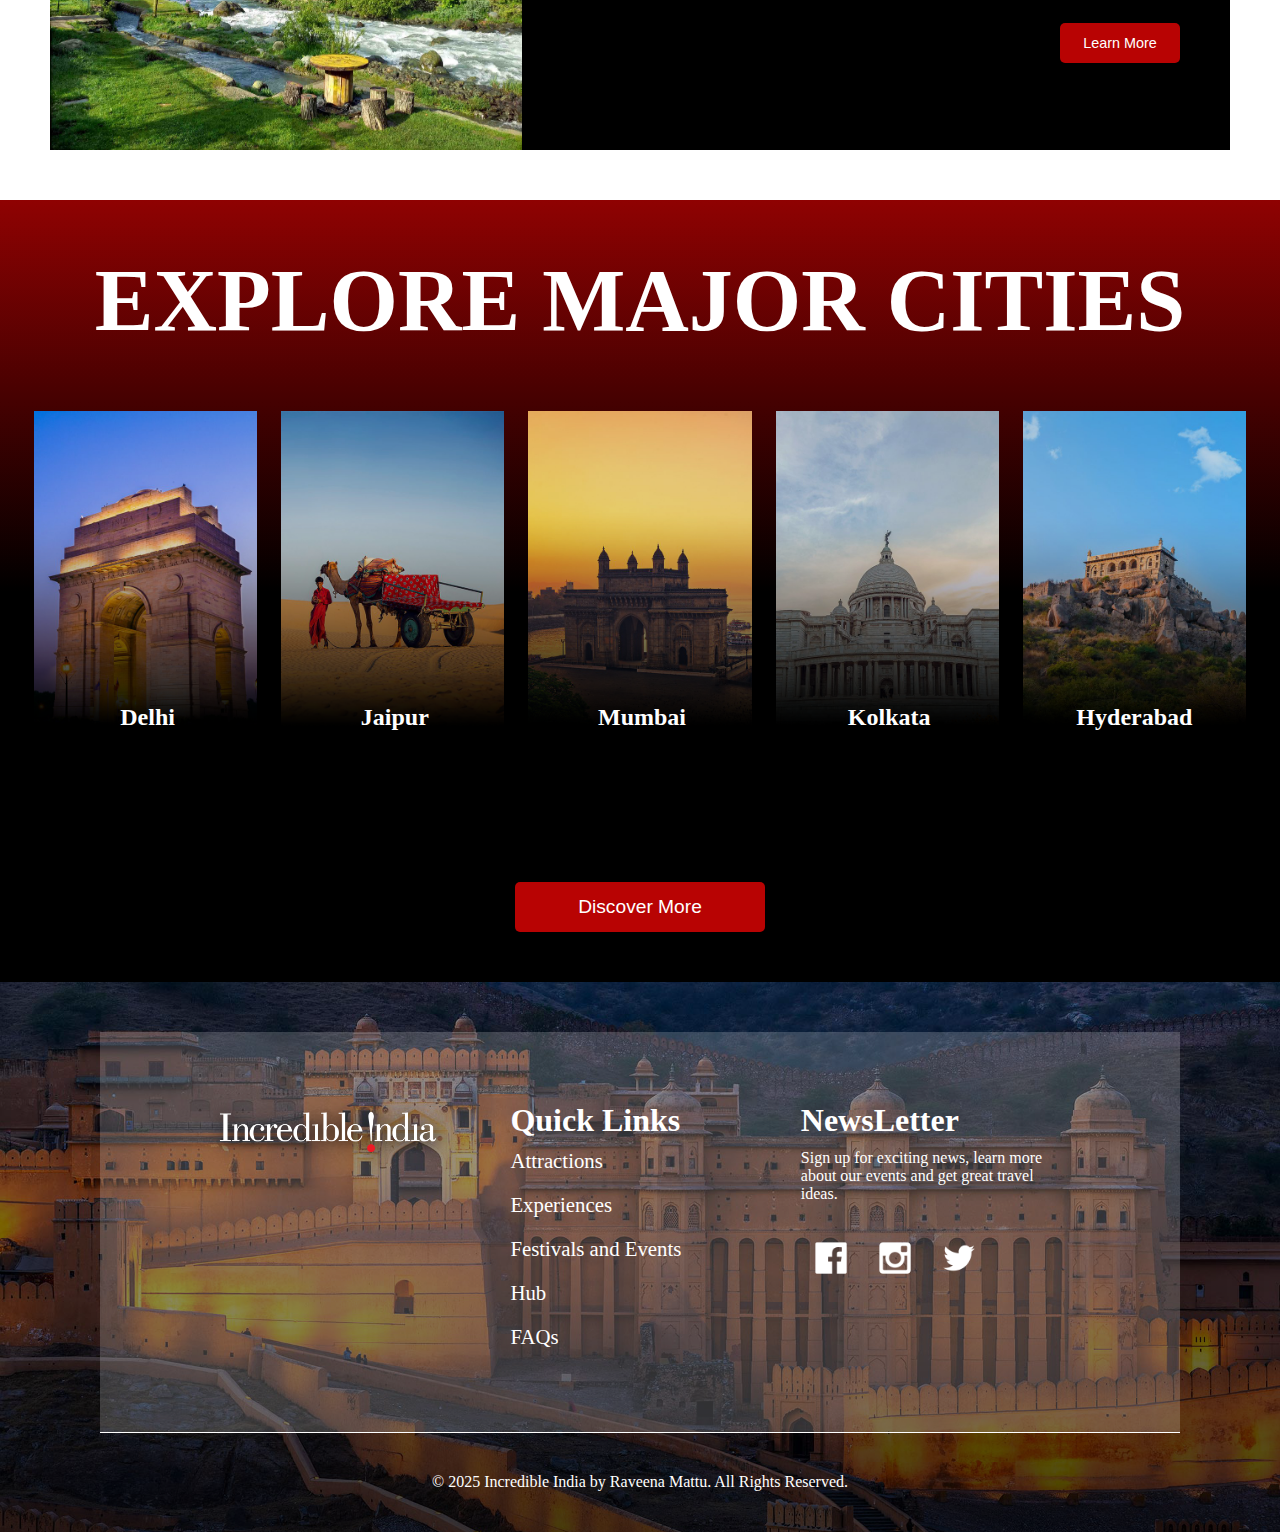
<file: incredibleindia/destination.html>
<!DOCTYPE html>
<html lang="en">
<head>
  <meta charset="UTF-8">
  <meta name="viewport" content="width=device-width, initial-scale=1.0">
  <link rel="stylesheet" href="css/app.css">
  <title>Incredible India</title>
</head>
<body>
  <div id="mobileNav" onclick="toggleMenu();">
    <div class="bar"></div>
    <div class="bar"></div>
    <div class="bar"></div>
  </div>
  <div id="menu">
    <a href="destination.html" title="Destinations" onclick="toggleMenu();">Destinations</a>
    <a href="plan.html" title="Plan your Trip" onclick="toggleMenu();">Plan your Trip</a>
    <a href="contact.html" title="Get in Touch" onclick="toggleMenu();">Get in Touch</a>
  </div>  
  <header id="dHeader">
    <nav>
      <div id="links">
        <a href="index.html"><img src="assets/images/logo.png" alt="logo" width="216" height="40" id="logo"></a>  
        <a href="destination.html" title="Destinations">Destinations</a>
        <a href="plan.html" title="Plan your Trip">Plan your Trip</a>
        <a href="contact.html" title="Get in Touch">Get in Touch</a>
      </div>
    </nav>
    <h1>Step into <span id="india">India</span>, Step into Color</h1>
  </header>
  <main id="dMain">
    <div id="dLeft">
      <div class="zones">
        <img src="assets/images/North.jpeg" alt="Northern India" class="thumbs">
        <h4>North</h4>
        <ul>
          <li><a href="">Chandigarh</a></li>
          <li><a href="">Delhi</a></li>
          <li><a href="">Haryana</a></li>
          <li><a href="">Himachal Pradesh</a></li>
          <li><a href="">Jammu & Kashmir</a></li>
          <li><a href="">Ladakh</a></li>
          <li><a href="">Punjab</a></li>
          <li><a href="">Rajasthan</a></li>
          <li><a href="">Uttar Pradesh</a></li>
          <li><a href="">Uttrakhand</a></li>
        </ul>
      </div>
      <div class="zones">
        <img src="assets/images/North-East.jpeg" alt="North-Eastern India" class="thumbs">
        <h4>North-East</h4>
        <ul>
          <li><a href="">Arunachal Pradesh</a></li>
          <li><a href="">Assam</a></li>
          <li><a href="">Manipur</a></li>
          <li><a href="">Meghalaya</a></li>
          <li><a href="">Mizoram</a></li>
          <li><a href="">Nagaland</a></li>
          <li><a href="">Sikkim</a></li>
          <li><a href="">Tripura</a></li>
        </ul>
      </div>
      <div class="zones">
        <img src="assets/images/East.jpeg" alt="Eastern India" class="thumbs">
        <h4>East</h4>
        <ul>
          <li><a href="">Andaman & Nicobar Islands</a></li>
          <li><a href="">Bihar</a></li>
          <li><a href="">Jharkhand</a></li>
          <li><a href="">Meghalaya</a></li>
          <li><a href="">Odisha</a></li>
          <li><a href="">West Bengal</a></li>
        </ul>
      </div>
    </div>
    <div id="dRight">
      <div class="zones">
        <img src="assets/images/Central.jpeg" alt="Central India" class="thumbs">
        <h4>Central</h4>
        <ul>
          <li><a href="">Chattisgarh</a></li>
          <li><a href="">Madhya Pradesh</a></li>
        </ul>
      </div>
      <div class="zones">
        <img src="assets/images/West.jpeg" alt="Western India" class="thumbs">
        <h4>West</h4>
        <ul>
          <li><a href="">Dadra and Nagar Haveli and Daman and Diu</a></li>
          <li><a href="">Goa</a></li>
          <li><a href="">Gujrat</a></li>
          <li><a href="">Maharashtra</a></li>
        </ul>
      </div>
      <div class="zones">
        <img src="assets/images/South.jpeg" alt="Southern India" class="thumbs">
        <h4>South</h4>
        <ul>
          <li><a href="">Andhra Pradesh</a></li>
          <li><a href="">Karnatka</li>
          <li><a href="">Kerala</li>
          <li><a href="">Lakshdweep</a></li>
          <li><a href="">Puducherry</a></li>
          <li><a href="">Tamil Nadu</a></li>
          <li><a href="">Telangana</a></li>
        </ul>
      </div>
    </div>    
    <div id="desc">
      <div id="descLeft">
        <img src="assets/images/destination.jpg" alt="Serenity" id="destination">
      </div>
      <div id="descRight">
        <h1>Explore the Vibrant Culture of India</h1>
        <p>India is a land of diversity, where ancient traditions blend with modern cities. From the snow-capped Himalayas in the north to the sun-kissed beaches in the south, India offers breathtaking landscapes, historical wonders, and vibrant cultures.</p>
        <button type="submit"> Learn More </button>
      </div>
    </div>
    <div id="major">
      <h1>EXPLORE MAJOR CITIES</h1>
      <div class="wrap">
        <img src="assets/images/delhi.png" alt="Delhi" class="cities">
        <p class="cityName">Delhi</p>
      </div>      
      <div class="wrap">
        <img src="assets/images/jaipur.png" alt="Jaipur" class="cities">
        <p class="cityName">Jaipur</p>
      </div>    
      <div class="wrap">
        <img src="assets/images/mumbai.png" alt="Mumbai" class="cities">
        <p class="cityName">Mumbai</p>
      </div>    
      <div class="wrap">
        <img src="assets/images/kolkata.png" alt="Kolkata" class="cities">
        <p class="cityName">Kolkata</p>
      </div>
      <div class="wrap">
        <img src="assets/images/hyderabad.png" alt="Hyderabad" class="cities">
        <p class="cityName">Hyderabad</p>
      </div>
      <button type="submit"> Discover More </button>
    </div>
  </main>
  <script src="scripts/jquery.js"></script>
  <script src="scripts/app.js"></script>
  <footer>
    <div id="topFooter">
      <div class="topLeft">
        <a href="#"><img src="assets/images/logo.png" width="216" height="40" id="logo"></a>
      </div>
      <div class="topCenter">
        <h1>Quick Links</h1>
        <a href="" title="Attractions">Attractions</a>
        <a href="" title="Experiences">Experiences</a>
        <a href="" title="Festivals and Events">Festivals and Events</a>
        <a href="" title="Hub">Hub</a>
        <a href="" title="FAQs">FAQs</a>
      </div>
      <div class="topRight">
        <h1>NewsLetter</h1>
        <p>Sign up for exciting news, learn more about our events and get great travel ideas.</p>
        <div id="socialIcons">
          <a href=""><img src="assets/icons/fb.png" alt="Facebook" class="icons"></a>
          <a href=""><img src="assets/icons/insta.png" alt="Instagram" class="icons"></a>
          <a href=""><img src="assets/icons/twitter.png" alt="Twitter" class="icons"></a>
        </div>
      </div>
    </div>
    <div id="bottomFooter">
      &copy; 2025 Incredible India by Raveena Mattu. All Rights Reserved.
    </div>
  </footer>
</body>
</html>
</file>
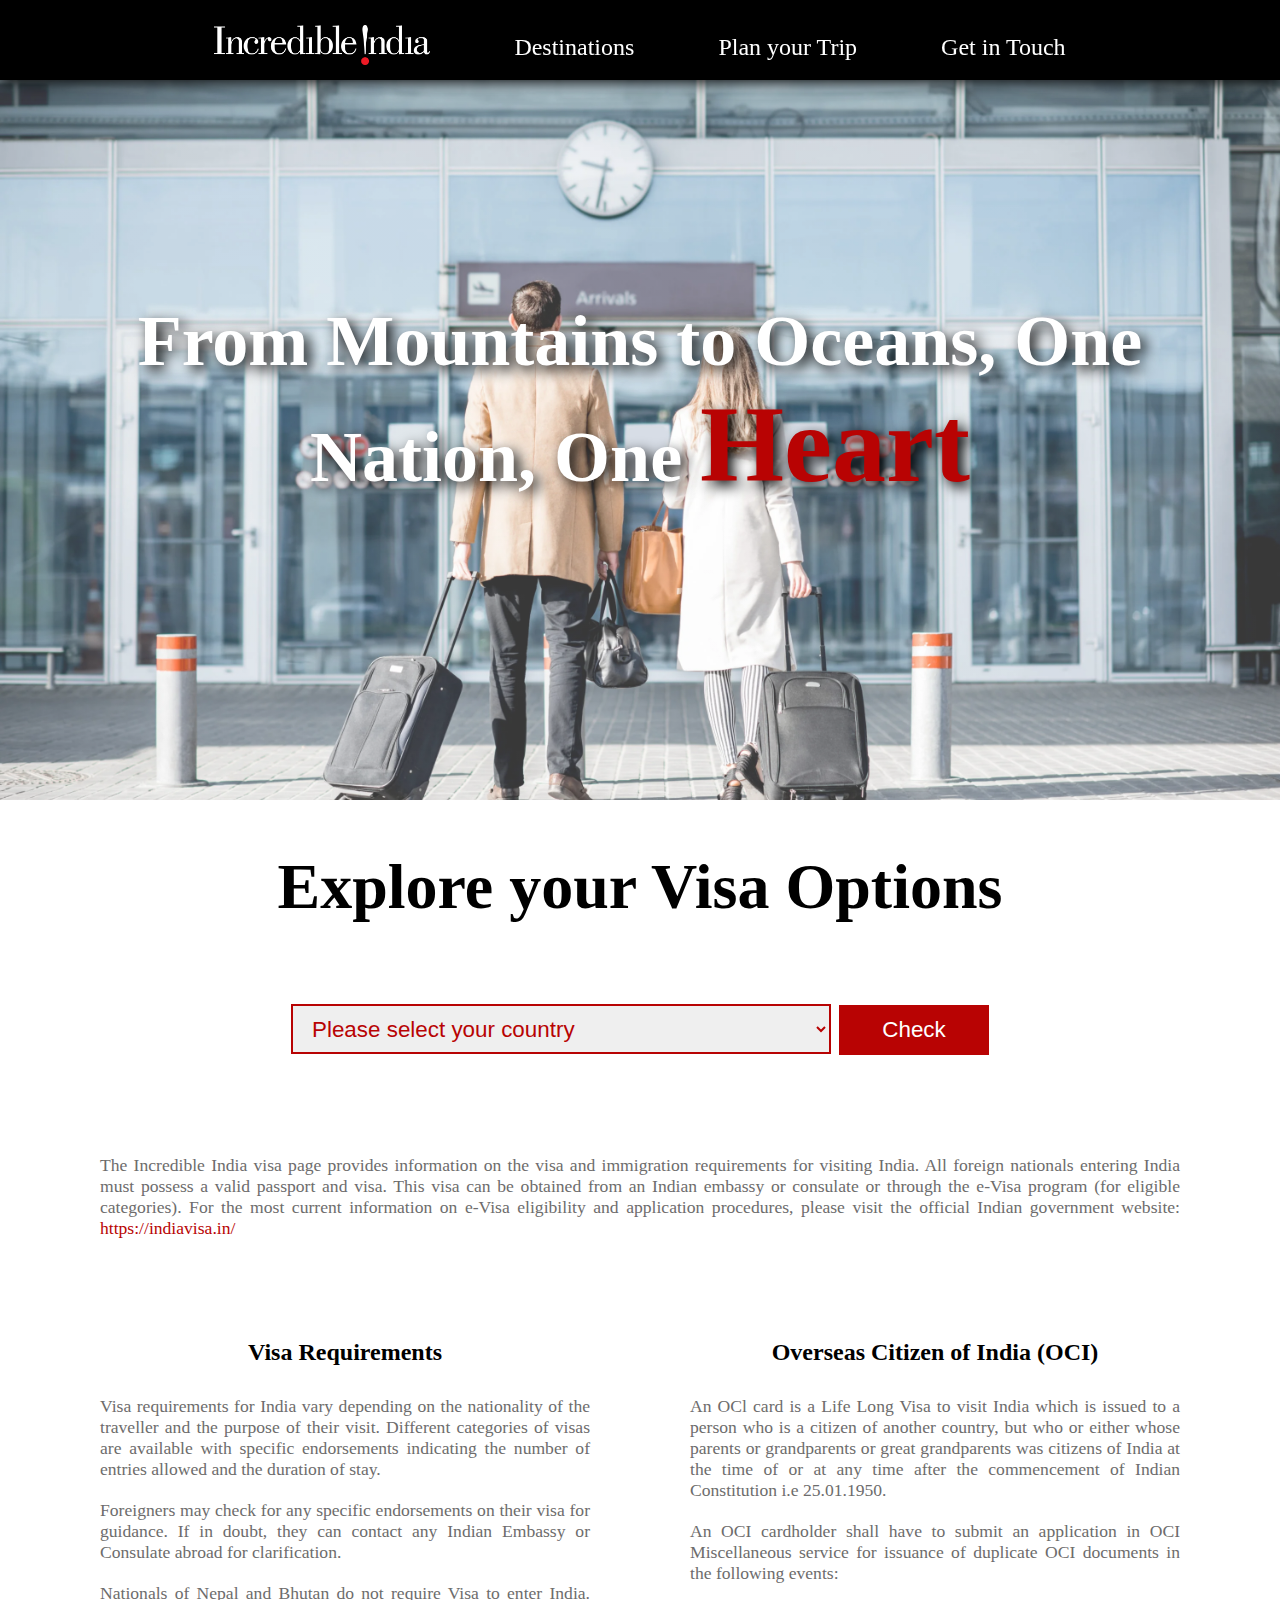
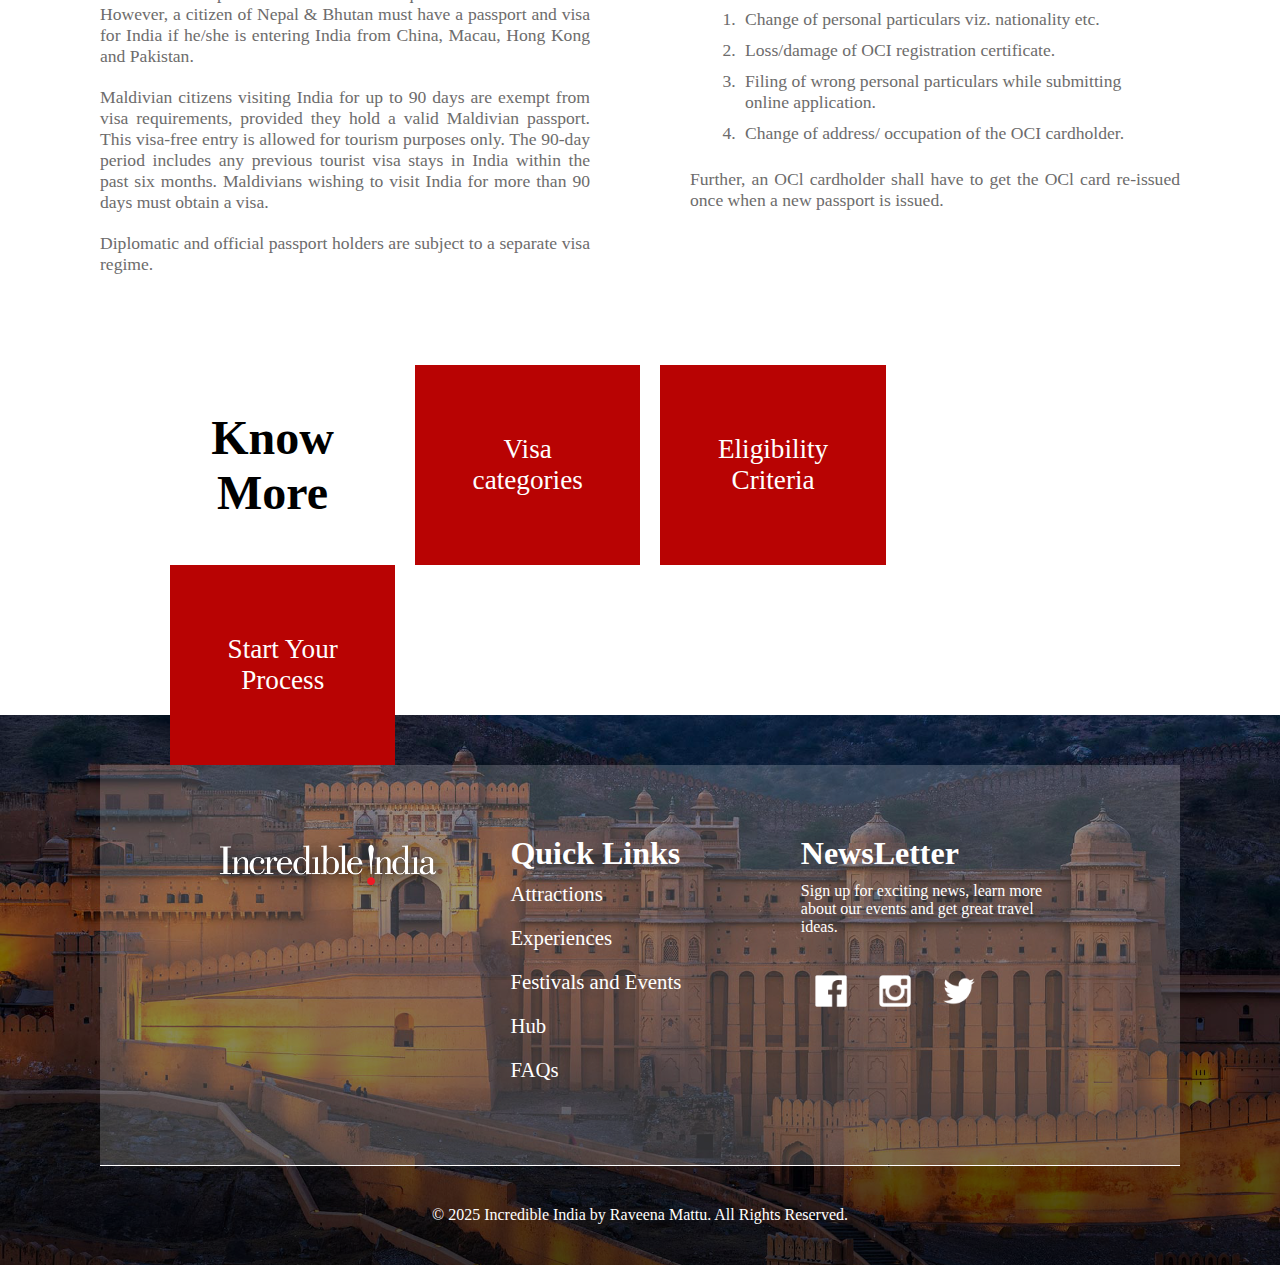
<file: incredibleindia/plan.html>
<!DOCTYPE html>
<html lang="en">
<head>
  <meta charset="UTF-8">
  <meta name="viewport" content="width=device-width, initial-scale=1.0">
  <link rel="stylesheet" href="css/app.css">
  <title>Incredible India</title>
</head>
<body>
  <div id="mobileNav" onclick="toggleMenu();">
    <div class="bar"></div>
    <div class="bar"></div>
    <div class="bar"></div>
  </div>
  <div id="menu">
    <a href="destination.html" title="Destinations" onclick="toggleMenu();">Destinations</a>
    <a href="plan.html" title="Plan Your Trip" onclick="toggleMenu();">Plan Your Trip</a>
    <a href="contact.html" title="Get in Touch" onclick="toggleMenu();">Get in Touch</a>
  </div>  
  <header id="pHeader">
    <nav>
      <div id="links">
        <a href="index.html"><img src="assets/images/logo.png" alt="logo" width="216" height="40" id="logo"></a>  
        <a href="destination.html" title="Destinations">Destinations</a>
        <a href="plan.html" title="Plan your Trip">Plan your Trip</a>
        <a href="contact.html" title="Get in Touch">Get in Touch</a>
      </div>
    </nav>
   <h1>From Mountains to Oceans, One Nation, One <span id="india">Heart</span></h1>
  </header>
  <main id="pMain">
    <div id="pTop">
      <h1>Explore your Visa Options</h1>
      <select class="form-select" autocomplete="country" id="country" name="country">
        <option value="default">Please select your country</option>
        <option value="AF">Afghanistan</option>
        <option value="AX">Aland Islands</option>
        <option value="AL">Albania</option>
        <option value="DZ">Algeria</option>
        <option value="AS">American Samoa</option>
        <option value="AD">Andorra</option>
        <option value="AO">Angola</option>
        <option value="AI">Anguilla</option>
        <option value="AQ">Antarctica</option>
        <option value="AG">Antigua and Barbuda</option>
        <option value="AR">Argentina</option>
        <option value="AM">Armenia</option>
        <option value="AW">Aruba</option>
        <option value="AU">Australia</option>
        <option value="AT">Austria</option>
        <option value="AZ">Azerbaijan</option>
        <option value="BS">Bahamas</option>
        <option value="BH">Bahrain</option>
        <option value="BD">Bangladesh</option>
        <option value="BB">Barbados</option>
        <option value="BY">Belarus</option>
        <option value="BE">Belgium</option>
        <option value="BZ">Belize</option>
        <option value="BJ">Benin</option>
        <option value="BM">Bermuda</option>
        <option value="BT">Bhutan</option>
        <option value="BO">Bolivia (Plurinational State of)</option>
        <option value="BA">Bosnia and Herzegovina</option>
        <option value="BW">Botswana</option>
        <option value="BV">Bouvet Island</option>
        <option value="BR">Brazil</option>
        <option value="IO">British Indian Ocean Territory</option>
        <option value="BN">Brunei Darussalam</option>
        <option value="BG">Bulgaria</option>
        <option value="BF">Burkina Faso</option>
        <option value="BI">Burundi</option>
        <option value="CV">Cabo Verde</option>
        <option value="KH">Cambodia</option>
        <option value="CM">Cameroon</option>
        <option value="CA">Canada</option>
        <option value="BQ">Caribbean Netherlands</option>
        <option value="KY">Cayman Islands</option>
        <option value="CF">Central African Republic</option>
        <option value="TD">Chad</option>
        <option value="CL">Chile</option>
        <option value="CN">China</option>
        <option value="CX">Christmas Island</option>
        <option value="CC">Cocos (Keeling) Islands</option>
        <option value="CO">Colombia</option>
        <option value="KM">Comoros</option>
        <option value="CG">Congo</option>
        <option value="CD">Congo, Democratic Republic of the</option>
        <option value="CK">Cook Islands</option>
        <option value="CR">Costa Rica</option>
        <option value="HR">Croatia</option>
        <option value="CU">Cuba</option>
        <option value="CW">Curaçao</option>
        <option value="CY">Cyprus</option>
        <option value="CZ">Czech Republic</option>
        <option value="CI">Côte d'Ivoire</option>
        <option value="DK">Denmark</option>
        <option value="DJ">Djibouti</option>
        <option value="DM">Dominica</option>
        <option value="DO">Dominican Republic</option>
        <option value="EC">Ecuador</option>
        <option value="EG">Egypt</option>
        <option value="SV">El Salvador</option>
        <option value="GQ">Equatorial Guinea</option>
        <option value="ER">Eritrea</option>
        <option value="EE">Estonia</option>
        <option value="SZ">Eswatini (Swaziland)</option>
        <option value="ET">Ethiopia</option>
        <option value="FK">Falkland Islands (Malvinas)</option>
        <option value="FO">Faroe Islands</option>
        <option value="FJ">Fiji</option>
        <option value="FI">Finland</option>
        <option value="FR">France</option>
        <option value="GF">French Guiana</option>
        <option value="PF">French Polynesia</option>
        <option value="TF">French Southern Territories</option>
        <option value="GA">Gabon</option>
        <option value="GM">Gambia</option>
        <option value="GE">Georgia</option>
        <option value="DE">Germany</option>
        <option value="GH">Ghana</option>
        <option value="GI">Gibraltar</option>
        <option value="GR">Greece</option>
        <option value="GL">Greenland</option>
        <option value="GD">Grenada</option>
        <option value="GP">Guadeloupe</option>
        <option value="GU">Guam</option>
        <option value="GT">Guatemala</option>
        <option value="GG">Guernsey</option>
        <option value="GN">Guinea</option>
        <option value="GW">Guinea-Bissau</option>
        <option value="GY">Guyana</option>
        <option value="HT">Haiti</option>
        <option value="HM">Heard Island and Mcdonald Islands</option>
        <option value="HN">Honduras</option>
        <option value="HK">Hong Kong</option>
        <option value="HU">Hungary</option>
        <option value="IS">Iceland</option>
        <option value="IN">India</option>
        <option value="ID">Indonesia</option>
        <option value="IR">Iran</option>
        <option value="IQ">Iraq</option>
        <option value="IE">Ireland</option>
        <option value="IM">Isle of Man</option>
        <option value="IL">Israel</option>
        <option value="IT">Italy</option>
        <option value="JM">Jamaica</option>
        <option value="JP">Japan</option>
        <option value="JE">Jersey</option>
        <option value="JO">Jordan</option>
        <option value="KZ">Kazakhstan</option>
        <option value="KE">Kenya</option>
        <option value="KI">Kiribati</option>
        <option value="KP">Korea, North</option>
        <option value="KR">Korea, South</option>
        <option value="XK">Kosovo</option>
        <option value="KW">Kuwait</option>
        <option value="KG">Kyrgyzstan</option>
        <option value="LA">Lao People's Democratic Republic</option>
        <option value="LV">Latvia</option>
        <option value="LB">Lebanon</option>
        <option value="LS">Lesotho</option>
        <option value="LR">Liberia</option>
        <option value="LY">Libya</option>
        <option value="LI">Liechtenstein</option>
        <option value="LT">Lithuania</option>
        <option value="LU">Luxembourg</option>
        <option value="MO">Macao</option>
        <option value="MK">Macedonia North</option>
        <option value="MG">Madagascar</option>
        <option value="MW">Malawi</option>
        <option value="MY">Malaysia</option>
        <option value="MV">Maldives</option>
        <option value="ML">Mali</option>
        <option value="MT">Malta</option>
        <option value="MH">Marshall Islands</option>
        <option value="MQ">Martinique</option>
        <option value="MR">Mauritania</option>
        <option value="MU">Mauritius</option>
        <option value="YT">Mayotte</option>
        <option value="MX">Mexico</option>
        <option value="FM">Micronesia</option>
        <option value="MD">Moldova</option>
        <option value="MC">Monaco</option>
        <option value="MN">Mongolia</option>
        <option value="ME">Montenegro</option>
        <option value="MS">Montserrat</option>
        <option value="MA">Morocco</option>
        <option value="MZ">Mozambique</option>
        <option value="MM">Myanmar (Burma)</option>
        <option value="NA">Namibia</option>
        <option value="NR">Nauru</option>
        <option value="NP">Nepal</option>
        <option value="NL">Netherlands</option>
        <option value="AN">Netherlands Antilles</option>
        <option value="NC">New Caledonia</option>
        <option value="NZ">New Zealand</option>
        <option value="NI">Nicaragua</option>
        <option value="NE">Niger</option>
        <option value="NG">Nigeria</option>
        <option value="NU">Niue</option>
        <option value="NF">Norfolk Island</option>
        <option value="MP">Northern Mariana Islands</option>
        <option value="NO">Norway</option>
        <option value="OM">Oman</option>
        <option value="PK">Pakistan</option>
        <option value="PW">Palau</option>
        <option value="PS">Palestine</option>
        <option value="PA">Panama</option>
        <option value="PG">Papua New Guinea</option>
        <option value="PY">Paraguay</option>
        <option value="PE">Peru</option>
        <option value="PH">Philippines</option>
        <option value="PN">Pitcairn Islands</option>
        <option value="PL">Poland</option>
        <option value="PT">Portugal</option>
        <option value="PR">Puerto Rico</option>
        <option value="QA">Qatar</option>
        <option value="RE">Reunion</option>
        <option value="RO">Romania</option>
        <option value="RU">Russian Federation</option>
        <option value="RW">Rwanda</option>
        <option value="BL">Saint Barthelemy</option>
        <option value="SH">Saint Helena</option>
        <option value="KN">Saint Kitts and Nevis</option>
        <option value="LC">Saint Lucia</option>
        <option value="MF">Saint Martin</option>
        <option value="PM">Saint Pierre and Miquelon</option>
        <option value="VC">Saint Vincent and the Grenadines</option>
        <option value="WS">Samoa</option>
        <option value="SM">San Marino</option>
        <option value="ST">Sao Tome and Principe</option>
        <option value="SA">Saudi Arabia</option>
        <option value="SN">Senegal</option>
        <option value="RS">Serbia</option>
        <option value="CS">Serbia and Montenegro</option>
        <option value="SC">Seychelles</option>
        <option value="SL">Sierra Leone</option>
        <option value="SG">Singapore</option>
        <option value="SX">Sint Maarten</option>
        <option value="SK">Slovakia</option>
        <option value="SI">Slovenia</option>
        <option value="SB">Solomon Islands</option>
        <option value="SO">Somalia</option>
        <option value="ZA">South Africa</option>
        <option value="GS">South Georgia and the South Sandwich Islands</option>
        <option value="SS">South Sudan</option>
        <option value="ES">Spain</option>
        <option value="LK">Sri Lanka</option>
        <option value="SD">Sudan</option>
        <option value="SR">Suriname</option>
        <option value="SJ">Svalbard and Jan Mayen</option>
        <option value="SE">Sweden</option>
        <option value="CH">Switzerland</option>
        <option value="SY">Syria</option>
        <option value="TW">Taiwan</option>
        <option value="TJ">Tajikistan</option>
        <option value="TZ">Tanzania</option>
        <option value="TH">Thailand</option>
        <option value="TL">Timor-Leste</option>
        <option value="TG">Togo</option>
        <option value="TK">Tokelau</option>
        <option value="TO">Tonga</option>
        <option value="TT">Trinidad and Tobago</option>
        <option value="TN">Tunisia</option>
        <option value="TR">Turkey (Türkiye)</option>
        <option value="TM">Turkmenistan</option>
        <option value="TC">Turks and Caicos Islands</option>
        <option value="TV">Tuvalu</option>
        <option value="UM">U.S. Outlying Islands</option>
        <option value="UG">Uganda</option>
        <option value="UA">Ukraine</option>
        <option value="AE">United Arab Emirates</option>
        <option value="GB">United Kingdom</option>
        <option value="US">United States</option>
        <option value="UY">Uruguay</option>
        <option value="UZ">Uzbekistan</option>
        <option value="VU">Vanuatu</option>
        <option value="VA">Vatican City Holy See</option>
        <option value="VE">Venezuela</option>
        <option value="VN">Vietnam</option>
        <option value="VG">Virgin Islands, British</option>
        <option value="VI">Virgin Islands, U.S</option>
        <option value="WF">Wallis and Futuna</option>
        <option value="EH">Western Sahara</option>
        <option value="YE">Yemen</option>
        <option value="ZM">Zambia</option>
        <option value="ZW">Zimbabwe</option>
      </select>
      <button type="submit">Check</button>
    </div>
    <div id="pInfo">
      <p>The Incredible India visa page provides information on the visa and immigration requirements for visiting India. All foreign nationals entering India must possess a valid passport and visa. This visa can be obtained from an Indian embassy or consulate or through the e-Visa program (for eligible categories). For the most current information on e-Visa eligibility and application procedures, please visit the official Indian government website: <a href="">https://indiavisa.in/</a></p>
    </div>
    <div id="pInfoLeft">
      <h1 class="infoHeading">Visa Requirements</h1>
      <p class="infoP">Visa requirements for India vary depending on the nationality of the traveller and the purpose of their visit. Different categories of visas are available with specific endorsements indicating the number of entries allowed and the duration of stay.</p>
      <p class="infoP">Foreigners may check for any specific endorsements on their visa for guidance. If in doubt, they can contact any Indian Embassy or Consulate abroad for clarification.</p>
      <p class="infoP">Nationals of Nepal and Bhutan do not require Visa to enter India. However, a citizen of Nepal & Bhutan must have a passport and visa for India if he/she is entering India from China, Macau, Hong Kong and Pakistan.</p>
      <p class="infoP">Maldivian citizens visiting India for up to 90 days are exempt from visa requirements, provided they hold a valid Maldivian passport. This visa-free entry is allowed for tourism purposes only. The 90-day period includes any previous tourist visa stays in India within the past six months. Maldivians wishing to visit India for more than 90 days must obtain a visa.</p>
      <p class="infoP">Diplomatic and official passport holders are subject to a separate visa regime.</p>
    </div>
    <div id="pInfoRight">
      <h1 class="infoHeading">Overseas Citizen of India (OCI)</h1>
      <p class="infoP">An OCl card is a Life Long Visa to visit India which is issued to a person who is a citizen of another country, but who or either whose parents or grandparents or great grandparents was citizens of India at the time of or at any time after the commencement of Indian Constitution i.e 25.01.1950.</p>
      <p class="infoP">An OCI cardholder shall have to submit an application in OCI Miscellaneous service for issuance of duplicate OCI documents in the following events:</p>
      <ol>
        <li>Change of personal particulars viz. nationality etc.</li>
        <li>Loss/damage of OCI registration certificate.</li>
        <li>Filing of wrong personal particulars while submitting online application.</li>
        <li>Change of address/ occupation of the OCI cardholder.</li>
      </ol>
      <p class="infoP">Further, an OCl cardholder shall have to get the OCl card re-issued once when a new passport is issued.</p>
    </div>
    <div id="pBottom">
      <h1 class id="know">Know More</h1>
      <div class="visaInfo">
        <p class="visa">Visa categories</p>
      </div>
      <div class="visaInfo">
        <p class="visa">Eligibility Criteria</p>
      </div>
      <div class="visaInfo">
        <p class="visa">Start Your Process</p>
      </div>
    </div>
  </main>
  <script src="scripts/jquery.js"></script>
  <script src="scripts/app.js"></script>
  <footer>
    <div id="topFooter">
      <div class="topLeft">
        <a href="#"><img src="assets/images/logo.png" width="216" height="40" id="logo"></a>
      </div>
      <div class="topCenter">
        <h1>Quick Links</h1>
        <a href="" title="Attractions">Attractions</a>
        <a href="" title="Experiences">Experiences</a>
        <a href="" title="Festivals and Events">Festivals and Events</a>
        <a href="" title="Hub">Hub</a>
        <a href="" title="FAQs">FAQs</a>
      </div>
      <div class="topRight">
        <h1>NewsLetter</h1>
        <p>Sign up for exciting news, learn more about our events and get great travel ideas.</p>
        <div id="socialIcons">
          <a href=""><img src="assets/icons/fb.png" alt="Facebook" class="icons"></a>
          <a href=""><img src="assets/icons/insta.png" alt="Instagram" class="icons"></a>
          <a href=""><img src="assets/icons/twitter.png" alt="Twitter" class="icons"></a>
        </div>
      </div>
    </div>
    <div id="bottomFooter">
      &copy; 2025 Incredible India by Raveena Mattu. All Rights Reserved.
    </div>
  </footer>
</body>
</html>
</file>
<file: css/main.css>
* {
  margin: 0;
  padding: 0;
  box-sizing: border-box;
  scroll-behavior: smooth;
  overflow-x: hidden;

}
body {
  font-family: "Poppins", sans-serif;
  background: #222831;
  width: 100%;
  overflow-x: hidden;
}
  #hamburger {
      position: fixed;
      top: 21px;
      right: 13px;
      width: 60px;
      height: 40px;
      padding: 5px 10px;
      z-index: 10;
      visibility: hidden;
    }
      .bar {
        width: 40px;
        height: 4px;
        margin: 4px 0;
        background: #e7e7e5;
        border-radius: 4px;
        cursor: pointer;
      }
    #menu {
      position: fixed;
      z-index: 5;
      background: #29303bf1;      
      width: 220px;
      height: 100vh;
      top: 0;
      right: -280px;
      padding-top: 110px;
      padding-left: 23px;
    }
      #menu > a {
        display: block;
        text-decoration: none;
        color: #e7e7e5;
        margin: 23px 0;
        padding: 10px 20px;
        font-size: 1.5em;
        font-weight: 500;
        font-family: "Montserrat", sans-serif;
      }
      #menu > a:hover {
        color: #29303b;
        background: #ffd36a;
        transition: background 0.3s ease-in-out;
      }
  main {
    width: 100%;
    display: grid;
    grid-template-columns: repeat(8, 1fr);
    grid-auto-rows: minmax(50px, auto);
    grid-template-areas:
      "nav nav nav nav nav nav nav nav"
      "hdr hdr hdr hdr hdr hdr hdr hdr"
      "abt abt abt abt abt abt abt abt"
      "quo quo quo quo quo quo quo quo"
      "skl skl skl skl skl skl skl skl"
      "pro pro pro pro pro pro pro pro"
      "con con con con con con con con"
      "ftr ftr ftr ftr ftr ftr ftr ftr";
    
  }
  nav {
    display: grid;
    width: 100%;
    background: #222831;
    grid-area: nav;
    grid-template-columns: 30% 70%;
    grid-template-areas: "log lin";
    position: fixed;
    top: 0;
    z-index: 3;
    padding: 50px 100px;
    padding-bottom: 10px;
    align-items: center;
    filter: drop-shadow(0 2px 4px #2228311a);
  }

  nav > div:nth-child(1) {
    grid-area: log;
  }
    nav > div > img {
      width: 50px;
      height: auto;
    }
    nav > div:nth-child(2) {
      grid-area: lin;  
      display: grid;
      grid-auto-flow: column;
      gap: 50px;
      justify-content: right; 
    }
    nav > div > a {
      color: #e7e7e5;
      text-decoration: none;
      font-size: 1.2em;
      font-weight: 350;
      position: relative;
    }
    nav > div > a:after {
      position: absolute;  
      display: grid;
      grid-area: lin;
      content: " ";
      height: 2px;
      width: 0;
      background: #ffd36a;
      bottom: -8px;
      border-radius: 3px;
      transition: width 0.3s ease-in-out;
  }
    nav > div > a:hover:after {
      width: 100%;
    }
header {
  grid-area: hdr;
  width: 100%;
  display: grid;
  grid-template-columns: 1fr 1fr; /* 2 equal columns */
  align-items: center;
  padding: clamp(100px, 10vw, 200px) clamp(20px, 8vw, 150px);
  overflow: hidden;
  gap: 50px;
}
.rotate-img {
  position: relative;
  width: 100%;
  max-width: 500px;
  aspect-ratio: 1 / 1;
  display: grid;
  justify-self: end;
  place-items: center;
  overflow: hidden;
  padding: 50px;
}

.rotating-circle {
  position: absolute;
  inset: 0;
  background: url('../assets/images/header.png') no-repeat center center;
  background-size: cover;
  animation: rotate360 30s linear infinite;
  z-index: 1;
  
}

.static-text {
  position: relative;
  z-index: 2;
  font-size: 1.5em;
  text-align: center;
  animation: fade 2s ease-in-out infinite;
}


@keyframes rotate360 {
  from {
    transform: rotate(0deg);
  }
  to {
    transform: rotate(360deg);
  }
}
@keyframes fade {
  0%, 100% { opacity: 0; }
  50% { opacity: 1; }
}
.header-content {
  width: 100%;
  min-width: 0;
}
.header-content > p {
  font-size: 1.5em;
  letter-spacing: 5px;
  color: #e7e7e5;
}
.header-content > h1 {
  font-size: min(10vw, 9rem);
  font-weight: 900;
  letter-spacing: 1px;
  color: #ffd36a;
  line-height: 1;
}
#lName {
  color: transparent;
  -webkit-text-stroke: 2px #e7e7e5;
  font-size: 1.3em;
}


.square {
  display: flex;
  justify-content: center;
  align-items: center;
  pointer-events: none;
  color: #2228319e;
  /* filter: blur(1px); */
}

#about {
  width: 100%;
  grid-area: abt;
  display: grid;
  grid-template-columns: 1fr 2fr;
  gap: 30px;
  align-items: center;
  padding: 100px 150px;
}

#about img {
  width: 100%;
  max-width: 300px;
  height: auto;
  border-radius: 12px;
  justify-self: center;
  box-shadow: 0 4px 12px rgba(0, 0, 0, 0.1);
}

.about-text {
  text-align: justify;
  padding: 0 50px;
}

.about-text h2 {
  font-size: 3em;
  color: #ffd36a;
  font-weight: 600;
  margin-bottom: 50px;
}

.about-text p {
  font-size: 1.2rem;
  line-height: 1.6;
  color: #e7e7e5;
  margin-bottom: 50px;
}

.about-text .click {
  background: transparent;
  color: #ffd36a;
  border: 2px solid #ffd36a;
  padding: 0.6rem 1.2rem;
  border-radius: 6px;
  font-size: 1rem;
  cursor: pointer;
  transition: background-color 0.3s;
}

.about-text .click:hover {
  background: #ffd36a;
  color: #222831;
}
#quote {
  grid-area: quo;
  place-items: center;
  width: 100%;
  height: auto;
  padding: 100px 150px;
}
#quote-text {
  border: 2px solid #e7e7e5;
  border-radius: 15px;
  width: 100%;
  padding: 20px 50px;
  place-items: center;
}
#quote > #quote-text > p {  
  color: #ffd36a;
  font-size: 1.6em;
  letter-spacing: 2px;
  line-height: 2;
}
 #gray {
  color: #e7e7e5;
}
#quote > #quote-text > #sign {
  color: #e7e7e5;
  justify-self: center;
  font-size: 1em;
  
}
#skills {
  padding: 100px 150px;
  text-align: center;
  grid-area: skl;
  gap: 70px;
}

#skills h2 {
  font-size: 3em;
  color: #ffd36a;
  font-weight: 600;
  margin-bottom: 70px;
  justify-self: left;
}

.skills-grid {
  display: grid;
  grid-template-columns: repeat(auto-fit, minmax(100px, 1fr));
  gap: 30px;
  justify-items: center;
  align-items: center;
}

.skill-item {
  width: 100px;
  height: 100px;
  background: #29303b;
  border-radius: 12px;
  box-shadow: 0 4px 10px rgba(0, 0, 0, 0.1);
  display: flex;
  justify-content: center;
  align-items: center;
  transition: transform 0.3s ease, box-shadow 0.3s ease;
}

.skill-item:hover {
  transform: scale(1.1);
  box-shadow: 0 6px 20px rgba(0, 0, 0, 0.2);
}

.skill-item img {
  max-width: 60%;
  max-height: 60%;
  object-fit: contain;
}

#projects {
  padding: clamp(60px, 8vw, 100px) clamp(20px, 5vw, 150px);
  text-align: center;
  width: 100%;
  grid-area: pro;
}

#projects h2 {
  font-size: 3em;
  color: #ffd36a;
  font-weight: 600;
  margin-bottom: 70px;
}

.slider-wrapper {
  position: relative;
  overflow: hidden;
  width: 100%;
  margin: 60px auto;
  padding: 0 30px;
}

.slider-track {
  display: grid;
  grid-auto-flow: column;
  grid-auto-columns: 50%;
  overflow-x: hidden;
  scroll-behavior: smooth;
  gap: 30px;
}

.project-card {
  display: grid;
  grid-template-columns: 1fr 1fr;
  align-items: center;
  gap: 40px;
  background: #29303b;
  padding: 30px;
  box-shadow: 0 8px 16px rgba(0,0,0,0.1);
  border-radius: 12px;
}

.project-card.reverse {
  grid-template-columns: 1fr 1fr;
  direction: rtl;
}

.project-card.reverse .project-info {
  direction: ltr;
}

.project-img img {
  width: 100%;
  max-width: 100%;
  height: auto;
  border-radius: 10px;}

.project-info {
  text-align: left;
}

.project-info h3 {
  font-size: 1.8rem;
  color: #ffd36a;
  margin-bottom: 15px;
}

.project-info p {
  font-size: 1.1rem;
  color: #e7e7e5;
  margin-bottom: 20px;
}

.project-link {
  font-weight: 500;
  font-size: 1rem;
  text-decoration: none;
  color: #ffd36a;
  border: 2px solid #ffd36a;
  padding: 10px 16px;
  border-radius: 5px;
  transition: 0.3s;
}

.project-link:hover {
  background: #ffd36a;
  color: #222831;
}

.slider-btn {
  position: absolute;
  top: 50%;
  transform: translateY(-50%);
  font-size: 4rem;
  font-weight: 600;
  color: #ffd36a;
  border: none;
  cursor: pointer;
  padding: 10px 18px;
  z-index: 2;
  background: transparent;
  transition: 0.3s;
}

.slider-btn:hover {
  background: #222831;
}

.slider-btn.prev {
  left: 10px;
}
.slider-btn.next {
  right: 10px;
}


#contact {
  grid-area: con;
  padding: 100px 150px;
  display: grid;
  grid-template-columns: 3fr 2fr;
}


.contact-info >  h2 {
  font-size: 3rem;
  color: #ffd36a;
  font-weight: 600;
  align-self: start;
  margin-bottom: 50px;
}

.contact-info > p {
  font-size: 1.1rem;
  color: #e7e7e5;
  line-height: 2;
  text-align: justify;
  max-width: 90%;
}

.contact-form {
  display: grid;
  grid-template-columns: 1fr;
  gap: 20px;
}

.contact-form input,
.contact-form textarea {
  padding: 15px 20px;
  border: 3px solid #ffd36a;
  border-radius: 12px;
  font-size: 1rem;
  font-family: inherit;
  outline: none;
}

.contact-form textarea {
  min-height: 120px;
  resize: none;
}

.contact-form button {
  padding: 15px 20px;
  font-size: 1.1rem;
  background-color: #ffd36a;
  color: #222831;
  border: none;
  border-radius: 12px;
  cursor: pointer;
  transition: background 0.3s ease;
}

.contact-form button:hover {
  background-color: #f4c742;
}

footer {
  background: #ffd36a;
  color: #222831;
  width: 100%;
  grid-area: ftr;
  text-align: center;
  align-items: center;
  font-size: 1em;
  padding: 20px 0;
}


/* Responsive */
@media (max-width: 768px) {
  .contact-container {
    grid-template-columns: 1fr;
    text-align: center;
  }

  .contact-info p {
    margin: 0 auto;
  }

  .contact-form {
    width: 100%;
  }
}



@media (max-width: 950px) {
  nav {
    padding: 30px 50px;
  }
  #logo {
    width: 30px;
    height: auto;
  }
  #hamburger {
    visibility: visible;
  }
  nav > div > a {
    visibility: hidden;
  }
  header {
    grid-template-columns: 1fr;
    padding: 100px 30px;
    gap: 30px;
    text-align: center;
  }

  .rotate-img {
    justify-self: center;
  }

  .header-content > h1 {
    font-size: 4rem;
  }

  .header-content > p {
    font-size: 1.2rem;
  }

 #about {
    grid-template-columns: 1fr;
    padding: 60px 30px;
    text-align: center;
  }

  #about img {
    width: 90%;
    justify-self: center;
  }

  .about-text {
    padding: 0;
  }

  .about-text h2 {
    font-size: 2em;
    margin-bottom: 30px;
    text-align: center;
  }

  /* .about-text p {
    font-size: 0.95rem;
    line-height: 1.5;
    margin-bottom: 30px;
  } */

  .about-text .click {
    margin: 0 auto;
    display: inline-block;
  }  #quote {
    padding: 25px;
  }
  #skills {
    padding: 60px 30px;
  }

  #skills h2 {
    font-size: 2em;
    margin-bottom: 40px;
  }

  .skills-grid {
    gap: 10px;
  }

  .skill-item {
    width: 80px;
    height: 80px;
  }
  #projects {
    padding: 60px 30px;
  }

  #projects h2 {
    font-size: 2em;
    margin-bottom: 40px;
  }

  .slider-track {
    grid-auto-columns: 100%; /* Show one project per slide on small screens */
  }

  .project-card {
    grid-template-columns: 1fr; /* Stack image and text vertically */
    text-align: center;
  }

  .project-info {
    text-align: center;
  }

  .project-link {
    margin: 0 auto;
  }
  #contact {
    grid-template-columns: 1fr;
    padding: 60px 20px;
    gap: 30px;
  }
  .contact-info > h2 {
    font-size: 2em;
    text-align: center;
    margin-bottom: 30px;
  }
  .contact-form input,
  .contact-form textarea {
  padding: 10px 20px;
  }
  footer {
    font-size: 0.7em;
    padding: 15px 0;
  }
}
</file>
<file: classroomhub/css/app.css>
*{
  margin:0;
  padding:0;
  scroll-behavior: smooth;
  box-sizing: border-box;
  overflow-x: hidden;
}
body{
  width: 100%;
  background: #636467;
  font-family: "Montserrat", sans-serif;
}

#hamburger {
  position: fixed;
  z-index: 3;
  top: 25px;
  right: 13px;
  width: 90px;
  height: 80px;
  padding: 5px 10px;
  visibility: hidden;
}
  .bar {
    width: 50px;
    height: 5px;
    margin: 4px 0;
    background: #5b5555;
    border-radius: 4px;
    cursor: pointer;
  }
#menu {
  position: fixed;
  z-index: 1;
  background: #c8f471d8;
  width: 260px;
  height: 100vh;
  top: 0;
  right: -280px;
  padding-top: 110px;
  padding-left: 23px;
}
  #menu > a {
    display: block;
    text-decoration: none;
    color: #5b5555;
    margin: 23px 0;
    font-size: 1.5em;
    font-weight: 500;
    font-family: "Montserrat", sans-serif;
  }
  #menu > a:hover {
    color: #6256CA;
  }
  #grid {
    display: grid;
    width: 100%;
    grid-template-columns: repeat(12, 1fr);
    grid-auto-rows: minmax(100px, auto);
    grid-template-areas: 
        "nav nav nav nav nav nav nav nav nav nav nav nav"
        "hdr hdr hdr hdr hdr hdr hdr hdr hdr hdr hdr hdr"
        "abt abt abt abt abt abt abt abt abt abt abt abt"
        "agd agd agd agd agd agd agd agd agd agd agd agd"
        "std std std std pol pol pol pol pol pol pol pol"
        "res res res res res res res res res res res res"
        "con con con con con con con con con con con con"
        "ftr ftr ftr ftr ftr ftr ftr ftr ftr ftr ftr ftr";
  }
  nav {
    display: grid;
    width: 100%;
    grid-area: nav;
    grid-template-columns: 40% 60%;  /* Define three columns*/ 
    grid-template-areas: "log lin";  /* Name the areas for easy placement */
    background: #c8f471;
    color: #fff;
    position: fixed;
    top:0;
    padding: 0 100px;
    align-items: center;
  }
  
  nav > div:nth-child(1) {
    grid-area: log;
  }
    nav > div > img {
      width: 250px;
      height: auto;
    }
    nav > div:nth-child(2) {
      grid-area: lin;  
      display: grid;
      grid-auto-flow: column;
      gap: 50px;
      justify-content: right; 
    }
    nav > div > a {
      color: #5b5555;
      text-decoration: none;
      font-size: 1.2em;
      font-weight: 400;
    }
  
    nav > div > a:hover {
      color: #6256CA;
    }

  header {
    display: grid;
    width: 100%;
    grid-area: hdr;
    grid-template-columns: 70% 30%; 
    grid-template-areas: "txt img"; 
    margin-top: -10px; 
    background: #2b4776;
    padding: 100px;
    align-items: center; 
    overflow-x: hidden;   
  }
   #headText {
    grid-area: txt;
    text-align: justify;
    padding-right: 100px;
    padding-left:0;

  }
    #headText > h1 {
      font-size: 5em;
      font-family: "Montserrat", sans-serif;
      font-weight: 700;
      color: #ffc546;
    }
    #headText > p {
      padding-top: 20px;
      font-size: 1.5em;
      font-family: "Montserrat", sans-serif;
      font-weight: 300;
      color: #fff;
      padding-bottom: 100px;
    }
    header > img {
      grid-area: img;  
      display: grid;
      height: auto;
      padding-bottom: 50px;
      padding-left: 100px;
      /* background: #636467; */
      
    }
    #groupImg {
      width: 500px;
      justify-self: right;
      align-self: center;
    }
    #agenda {
      grid-area: agd;
      width: 100%;
      background: #fef3e2;
      grid-template-columns: 20% 50% 30%;
      grid-template-rows: minmax(100px, auto);
      grid-template-areas: "im1 txt im2";
      min-height: 500px;
      margin-top: -200px; 
      display: grid;
      padding:100px;
      justify-content: center;
      align-items: center;
    }
    #agenda > div:nth-child(1) {
      grid-area: im1;
      width: 100%;
      grid-template-columns: repeat(1, 1fr);
      grid-template-rows: minmax(100px, auto);
      display: grid;
      justify-content: center;
      align-items: center;
    }
      #cartoon1 {
        width: 100%;
        height: auto;
      }
    #agenda > div:nth-child(2) {
      grid-area: txt;
      width: 100%;
      grid-template-columns: repeat(1, 1fr);
      grid-template-rows: minmax(100px, auto);
      display: grid;
      padding: 0 100px;
      justify-content: center;
      align-items: center;
    }
      #agenda > #agendaText > h1 {
        font-size: 2.5em;
        padding-left: 20px;
        text-shadow: 2px 2px 5px #fdb6bc;
      }
      #agenda > #agendaText > p {
        padding-top: 20px;
        font-size: 1.2em;
        text-align: justify;
        padding-bottom: 30px;
      }
      #agenda > div > ul {
        padding-left: 50px;
      }
      #agenda > div > ul > li {
        padding: 5px 0;
        font-size: 1.2em;
      }
      #agenda > div > a {
        margin-top: 20px;
        color: #c92463;
        justify-self: end;
      }
    #agenda > div:nth-child(3) {
      grid-area: im2;
      width: 100%;
      background-color: #fdb6bc;
      grid-template-columns: repeat(1, 1fr);
      grid-template-rows: minmax(100px, auto);
      height: auto;
      padding: 100px;
      border-radius: 50%;
      display: grid;
      align-items: center;
      justify-content: center;
    }
    #crt2 {
      display: grid;
      grid-area: im2;
      align-self:last baseline;
      width: 140px;
      height: auto;
    }
      #agenda > #agendaReminder > h1 {
        align-self: start;
        justify-self: center;
      }
      #agenda > #agendaReminder > p {
        justify-self: left;
        align-self: start;
        font-size: 1.2em;
        margin-top: -50px;
      }   
      #diff {
        font-size: 1.5em;
        font-weight: 600;
        color: #2b4776;
      }
  #student {
    display: grid;
    grid-area: std;
    width: 100%;
    grid-template-columns: repeat(1, auto);
    grid-template-rows: minmax(100px, auto);
    background: #f8ed8d;
    justify-content: center;
    padding: 50px;
    /* background: #707; */
  }
    #student > h1 {
      text-align: center;
      /* background: #94c8e8; */
      align-self: center;
      padding-left: 20px;
      padding-top: 15px;
    }
    #student > p {
      text-align: center;
      font-size: 1.2em;
      font-weight: 500;
      /* background: #94c8e8; */
      align-self: start;

    }
    #stdImg {
      width: 80%;
      height: auto;
      align-self: end;
      padding-left: 50px;
    }
  #policies {
    display: grid;
    grid-area: pol;
    width: 100%;
    padding-top: 100px;
    grid-template-columns: 50% 50%;
    grid-template-rows: minmax(100px, auto);
    grid-template-areas: "ptx prl";
    background: #f8ed8d;
    /* background: #700; */ 

  }
    #policyText {
      display: grid;
      grid-area: ptx;
      grid-template-columns: repeat(1, 1fr);
      grid-template-rows: minmax(100px auto);
      /* background: #777; */
      align-content: end;
      padding: 50px;
      padding-bottom: 0;
    }
      #policyText > h1 {
        padding-top: 20px;
        /* background: #077; */
        font-size: 2.5em;
        padding-left: 20px;
        justify-self: left;
        align-self: center;
        text-shadow: 2px 2px 5px #4aa35b;
      }
      #policyText > p {
        /* background: #077; */
        text-align: justify;
        font-size: 1.2em;
        padding: 10px 0;
        padding-top: 40px;
      }
      #polImg {
        width: 70%;
        height: auto;
        justify-self: center; 
        align-self: end;
        margin-top: 30px;
      }
    #policyRules {
      display: grid;
      grid-area: prl;
      grid-template-columns: repeat(1, 1fr);
      grid-template-rows: minmax(100px auto);
      padding: 50px;
      margin-top: -80px;
      /*background: #cccccc;*/
    }
      .rules {
        /*background: #838282;*/
        min-height: 70px;
        text-align: center;
        padding: 25px;
        margin-top: 20px;
        border-radius: 4px;
        font-weight: 600;
      }
      #rule1 {
        background: #f09b53;
      }
      #rule2 {
        background: #4aa35b;
      }
      #rule3 {
        background: #f6c85e;
      }
      #rule4 {
        background: #94c8e8;
      }
      #rule5 {
        background: #fdb6bc;
      }
  #resources {
    display: grid;
    grid-area: res;
    width: 100%;
    grid-template-columns: repeat(1, 1fr);
    grid-template-rows: minmax(100px auto);
    grid-template-areas: "rtx"
                         "rln";
    background: #b0e0fd;
    padding: 100px 0;
    /* background: #707; */
  } 

    #resText {    
      display: grid;
      grid-area: rtx;
      align-items: end;
      justify-content: center; 
    }
      #resText > h1 {
        font-size: 2.5em;
        padding-top: 15px;
        padding-left: 20px;
        text-shadow: 2px 2px 5px #f6c85e;
      }
      #resText > p {
        padding-top: 25px;
        font-size: 1.2em;
        font-weight: 500;
      } 
    #resLink {
      display: grid;
      grid-area: rln;
      /* background: #94c8e8; */
      grid-template-columns: repeat(6, auto);
      grid-template-rows: minmax(100px, auto);
      gap: 80px;
      margin-top: 80px;
      justify-content: center;
    }  
      .lin {
        /* background: #f6c85e; */
        text-align: center; 
      } 
      .lin > a  {
        text-decoration: none;
        color: #000; 
      } 
      .lin > a > p {
        padding-top: 15px;
        font-size: 1.2em;
        font-weight: 700; 
        width: 200px; 
      }
      .resImg {
        width: 200px;
        height: auto;
      }
      #resHover:hover {
        opacity: .5;
      }
      #conImg {
        width: 500px;
        height: auto;
      }
  #contact {
    display: grid;
    grid-area: con;
    width: 100%;
    grid-template-columns: repeat(1, 1fr);
    grid-template-rows: minmax(100px, auto);
    padding:100px;
    background: #f6c85e;
    align-items: center;
    justify-content: center;
  }
  #conBottom {
    padding-top: 50px;
    display: grid;
    grid-template-columns: repeat(2, 1fr);
    grid-template-rows: minmax(100px, auto);
    /* background: #636467; */
  }
    #conText > h1 {
      font-size: 2.5em;
      padding-top: 15px;
      padding-left: 20px;
      text-shadow: 2px 2px 5px #94c8e8;
    }
    #conImg {
      width: 600px;
      height: auto;
      justify-self: center;
      /* background: #292a2b; */
    }
    #contactForm {
      padding: 50px 20px;
      background: #d0447a;
      background-size: cover;
      width: 80%;
      text-align: center;
      justify-self: center;
    }
  
      #contactForm > p {
        padding: 20px 50px;
        font-size: 1em;
        text-align: center;
        color: #fff;
      }
      .formRow {
        width: 100%;
        text-align: center;
        padding-top: 20px;
        overflow: hidden;      
      }
        .formRow > input, textarea, select, option {
          border: 1px solid #d3d2d2;
          color: d3d2d2;
          background: #fff;
          width: 80%;
          height: 40px;
          padding-left: 10px;
          font-size: 1em;
          border-radius: 4px;
        }
        .formRow > textarea {
          height: 100px;
          font-family: 'Arial';
          padding: 5px 10px;
        }
      input[type='email']{
        border: 1px solid #d3d2d2;
      }
      input[type='text']:hover {
        border: 1px solid #c1eafc;
      }
      input[type='email']:hover {
        border: 1px solid #c1eafc;
      }
      textarea:hover {
        border: 1px solid #c1eafc;
      }
      select:hover {
        border: 1px solid #c1eafc;
      }
      #contactForm > button {
        font-family: "Montserrat", sans-serif;
        height: 60px;
        width: 50%;
        border: none;
        font-size: 1.2em;
        background: #4aa35b;
        color: #fff;
        margin-top: 50px;
        font-weight: 700;
      }
      #contactForm > button:hover {
        background: #fff;
        color: #4aa35b;
        border: 2px solid #4aa35b;
      }
  footer {
    display: grid;
    grid-area: ftr;
    width: 100%;
    grid-template-columns: repeat(1, 1fr);
    grid-template-rows: minmax(50px, 1fr);
    background: #2b4776;
    justify-items: center;
    align-self: center;
  }
    footer > p {
      color: #fff;
      font-size: 1.2em;
      padding: 25px 50px;
      padding-top: 40px;
      text-align: center;
    }
    #socialIcons {
      padding-bottom: 10px;
    }
    .icons {
      width: 40px;
      height: 40px;
      margin: 0 5px;
    }
  @media (max-width: 1500px) {
    #resLink {
      grid-template-columns: repeat(3, auto);
    }
  }
  @media (max-width: 1285px) {
    #hamburger { 
      visibility: visible;
    }
    nav {
      display: grid;
      width: 100%;
      grid-template-areas: log log lin;
    }
    nav > div:nth-child(1) {
      grid-area: log;
      justify-self: start;
      align-self: center;
    }
    nav > div:nth-child(2) {
      visibility: hidden;
    }
    #groupImg {
      width: 400px;      
    }
    #agenda {
      grid-template-columns:60% 40%;
      grid-template-rows: minmax(100px, auto);
      grid-template-areas: "txt im2"; 
    }
      #agendaReminder {
        justify-self: unset;
      }
    #student{
      justify-items: center;
      padding: 50px 0;
    }
    #cartoon1 {
      width: 0;
      height: auto;
    }
    #policyText {
      /* background: #777; */
      align-content: center;
    }
    #resText {
      padding: 0 100px; 
    }
    #resLink {
      padding: 0 100px;
    }     
    #contact {
      grid-template-columns: repeat(1, 1fr);
      grid-template-rows: minmax(100px auto);
    }
      #conBottom {
        grid-template-columns: repeat(1, 1fr);
        grid-template-rows: minmax(100px auto);
      }
      #contactForm {
        width: 90%;
      }
  }
  @media (max-width: 950px) {
    #grid {
      display: grid;
      width: 100%;
      grid-template-columns: repeat(8, 1fr);
      grid-auto-rows: minmax(100px, auto);
      grid-template-areas: 
          "nav nav nav nav nav nav nav nav"
          "hdr hdr hdr hdr hdr hdr hdr hdr"
          "abt abt abt abt abt abt abt abt"
          "agd agd agd agd agd agd agd agd"
          "std std std std std std std std"
          "pol pol pol pol pol pol pol pol"
          "res res res res res res res res"
          "con con con con con con con con"
          "ftr ftr ftr ftr ftr ftr ftr ftr";
    }

    nav {
      padding: 0 50px;
    }
    header {
      display: grid;
      width: 100%;
      grid-area: hdr;
      grid-template-columns: repeat(1, 1fr); 
      grid-template-areas: "txt"
       "img"; 
    }
    #headText {
      align-items: center;
      justify-content: center;
      padding-right: 0;
    }
    #headText > h1 {
      justify-self: center;
      text-align: center;
    }
    #headText > p {
      justify-self: center;
      text-align: justify;
      margin: 0 auto;
    }
    #groupImg {
      width: 0;      
    }
    #agenda {
      grid-template-columns:repeat(1, 1fr);
      grid-template-rows: minmax(100px, auto);
      grid-template-areas: "txt"
                           "im2"; 
      padding: 50px;
    }
    #agenda > div:nth-child(2) {
      padding: 0 50px;
    }
    #agenda > #agendaText > h1 {
      padding-top: 15px;
      padding-left: 20px;
      text-shadow: 2px 2px 5px #fdb6bc;
    }
    #agenda > #agendaText > p {
      font-size: 1em;
      text-align: justify;
      padding: 20px 0;
    }
    #agenda > #agendaText > ul > li {
      font-size: 1em;
    }
    #agenda > #agendaReminder > p {
      justify-self: left;
      align-self: start;
      font-size: 1em;
      margin-top: -50px;
    }
    #agenda > div:nth-child(3) {
      margin-top: 50px;
      width: 60%;
      align-self: end;
      justify-self: center;
    }
      #diff {
        font-size: 1.2em;
        font-weight: 600;
        color: #2b4776;
      }
      #crt2 {
        margin-top: 50px;
        align-self: center;
        justify-self: left;
        width: 30%;
      }
    #resText {
      padding: 50px 100px; 
      padding-bottom: 25px;
    }
    #resLink {
      grid-template-columns: repeat(2, auto);
      padding: 0 50px;
      gap: 60px;
    }
    #contact {
      align-items: center;
      justify-content: center;
      padding: 50px;
    }
    #conText > h1 {
      justify-self: center;
    }
  }
  @media (max-width: 600px) {
    #grid {
      display: grid;
      width: 100%;
      grid-template-columns: repeat(4, 1fr);
      grid-auto-rows: minmax(100px, auto);
      grid-template-areas: 
          "nav nav nav nav"
          "hdr hdr hdr hdr"
          "abt abt abt abt"
          "agd agd agd agd"
          "std std std std"
          "pol pol pol pol"
          "res res res res"
          "con con con con"
          "ftr ftr ftr ftr";
    }
    nav {
      padding: 10px 20px;
    }
    nav > div > img {
      width: 200px;
      height: auto;
    }
    header {
      padding: 50px;
    }
    #headText > h1 {
      font-size: 2.5em;
    }
    #headText > p {
      font-size: 1em;
    }
    #groupImg {
      width: 0;      
    }
    #agenda {
      padding: 0;
    }
    #agenda > div:nth-child(2) {
      padding: 0 20px;
    }
    #agenda > #agendaText > h1 {
      font-size: 1.5em;
    }
    #agenda > #agendaText > p {
      font-size: 1em;
    }
    #agenda > div:nth-child(3) {
      width: 60%;
      height: 250px;
      margin: 40px auto;
      padding: 0 25px;
    }
    #agenda > #agendaReminder > h1 {
        align-self: center;
        justify-self: center;
        font-size: 1.5em;
      }
    #agenda > #agendaReminder > p {
      justify-self: center;
      align-self: start;
      text-align: center;
      font-size: 1em;
    }   
    #diff {
      font-size: 1em;
      font-weight: 600;
      color: #2b4776;
    }
    #crt2 {
      width: 25%;
      margin-top: 20px;
    }
    #student {
      padding: 20px;
    }
    #policies {
    padding-top: 50px;
    grid-template-areas: "ptx" 
                          "prl";
    grid-template-columns: repeat(1, 1fr);
    grid-template-rows: minmax(100px, auto);
    }
    #policyText {
      padding: 20px;
      padding-bottom: 0;
      grid-template-columns: repeat(1, 1fr);
      grid-template-rows: minmax(100px, auto);
    }
    #policyText > h1 {
      font-size: 2em;
    }
    #policyText > p {
      font-size: 1em;
    }
    #polImg {
      width: 100%;
      height: auto;
    }
    #policyRules {
      margin-top: 20px;
    }
    #resources {
      padding: 30px 0;
      grid-template-areas: "rtx"
                           "rln";
      grid-template-columns: repeat(1, 1fr);
      grid-template-rows: minmax(100px, auto);
    }
    #resText {
      padding: 30px 20px;
      padding-bottom: 10px;
    }
     #resText > h1 {
      padding-left: 0;
      }
    #resLink {
      grid-template-columns: repeat(2, auto);
      padding: 0 20px;
      gap: 40px;
    }
    .resImg {
      width: 100%;
      height: auto;
    }
    .lin > a > p {
      font-size: 1em;
      font-weight: 600; 
      width: 150px; 
    }
    #contact {
      padding: 20px;      
      grid-template-columns: repeat(1, 1fr);
      grid-template-rows: minmax(100px, auto);
    }
    #conText > h1 {
      font-size: 2.5em;
      justify-self: center;
      padding: 0;
    }
    #conImg {
      width: 100%;
      height: auto;
      justify-self: center;
    }
    #conBottom {
      grid-template-columns: repeat(1, 1fr);
      grid-template-rows: minmax(100px, auto);
      padding: 0;
    }
    #contactForm {
      width: 90%;
      padding: 0;
    }
    #contactForm > p {
      font-size: 0.9em;
      padding: 15px 5px;
    } 
    .formRow > input, textarea, select, option {
      width: 90%;
      height: 35px;
      font-size: 0.9em;
    }
    #contactForm > button {
      width: 90%;
      height: 50px;
      font-size: 1em;
      margin: 20px auto;
      font-weight: 500;
    }
    footer {
      padding: 20px;
    }
    footer > p {
      font-size: .9em;
      padding: 0; 
    } 
    #socialIcons {
      padding: 0;
    } 
    .icons {
      width: 30px;
      height: auto;
      margin: 0 3px;
    }
  }
</file>
<file: incredibleindia/css/app.css>
*{
  margin:0;
  padding:0;
  scroll-behavior: smooth;
  box-sizing: border-box;
}
body{
  width: 100%;
  font-family: 'optima';
}
#mobileNav {
  width: 90px;
  height: 70px;
  position: fixed;
  z-index: 7;
  top: 25px;
  right: 20px;
  cursor: pointer;
  visibility: hidden;
}
  .bar {
    width: 50px;
    height: 5px;
    margin: 4px auto;
    background: #fff;
    border-radius: 4px;
  }
#menu {
  width: 250px;
  height: 100vh;
  background: #000;
  position: fixed;
  z-index: 3;
  top: 0;
  right: -260px;
  padding-top: 120px;
  padding-left: 21px;
}
  #menu > a {
    display: block;
    text-decoration: none;
    color: #ffffff;
    font-size: 1.5em;
    padding: 20px;
    padding-right: 50px;
    border-bottom: 1px solid #fff;
  }
  #menu > a:hover {
    color: #b80303;
  }
nav {
  width: 100%;
  height: 80px;
  padding: 25px;
  background: #000; 
  filter: drop-shadow(2px 2px 8px #000);
  text-align: center;
  position: fixed;
  z-index:3;
}
#logo {
  transform: translateY(10px);
  filter: drop-shadow(2px 2px 8px #000);
}
#links {
  transform: translateY(-10px);
}
#links > a {
  text-decoration: none;
  color: #ffffff;
  font-size: 1.5em;
  margin: 0 40px;
}
nav > #links > a:hover {
  color: #b80303;
}
header {
  width: 100%;
  height: 800px;
  background:linear-gradient(rgba(0, 0, 0, 0.219),rgba(0, 0, 0, 0.219)), url('../assets/images/header1.jpg');
  background-size: cover;
  color: #fff;
}
  header > h1 {
    text-align: center;
    padding:100px;
    padding-top: 300px;
    font-size: 4.5em;
    filter: drop-shadow(5px 5px 7px #000);
  }
  #india {
    font-size: 1.5em;
    color: #b80303;
  }
main {
  width: 100%;
  min-height: 1800px;
  }    
  #asideRight{
    width: 40%;
    padding: 0 80px;
    float: left;
  }
    #time {
      width: 100%;
      margin-top: 50px;
      padding-bottom: 50px;
      float: right;
      /* background: #000000; */
    }
      iframe {
        width: 100%;
        height: 200px;
        border: 2px solid #000;
      }
    #trending {
      width: 100%;
    }
      #trending > img {
        width: 100%;
        height: auto;
      }
      #trending > p {
        padding: 30px 0;
        color: #6d6c6c;
      }
    #topRight > h1 {
      font-size: 2.5em;
      padding: 40px 50px;
      text-align: center;
    }
    .topRightRow {
      width: 100%;
      padding: 30px 0;
      padding-bottom: 35px;
      text-align: left;
      /*background: #0000002d;*/
      border-top: 1px solid #000;
    }
      .topRightRow > p {
        padding-top: 15px;
        text-align: left;
        color: #248cdc;
      }
      .topRightRow > a {
        color: #b80303;
        float: right;
      }
  #asideLeft{
    width: 60%;
    float: left;
  }
    .mainRow {
      width: 100%;
      min-height: 300px;
      padding: 0 50px;
      margin-top: 50px;
    }
      .left {
        width: 40%;
        height: 300px;
        float: left;
      }
        #img {
          width: 100%;
          height: 292px;
        }
      .right {
        width: 60%;
        min-height: 300px;
        float: left;
      }
        .aboutText {
          padding: 30px 50px;
          min-height: 300px;
        }
          .aboutText > h1 {
            height: 40px;
            padding: 0 20px;
            font-size: 1.5em;
            color: #000000;
          }
          .aboutText > p {
            padding-top: 25px;
            font-size: 1em;
            color: #6d6c6c;
          }
        .right > button {
          margin: -60px 20px;
          text-align: center;
          height: 40px;
          width: 120px;
          border: none;
          border-radius: 5px;
          font-size: .9em;
          background: #b80303;
          padding: 5px;
          color:#fff;
          float: right;
        }
    #leftCol1{
      border: 4px solid #476824;
    }
    #rightCol1 > .aboutText > h1 {
      /*background: #476824;*/
      padding: none;
      border-bottom: 2px solid #476824 ;
    }
    #leftCol2{
      border: 4px solid #b56e3f;
    }
    #rightCol2 > .aboutText > h1 {
      /*background: #476824;*/
      border-bottom: 2px solid #b56e3f ;
    }
    #leftCol3{
      border: 4px solid #5db1be;
    }
    #rightCol3 > .aboutText > h1 {
      /*background: #476824;*/
      border-bottom: 2px solid #5db1be ;
    }
    #leftCol4{
      border: 4px solid #6d2b90;
    }
    #rightCol4 > .aboutText > h1 {
      /*background: #476824;*/
      border-bottom: 2px solid #6d2b90 ;
    }
    #leftCol5{
      border: 4px solid #c3ac46;
    }
    #rightCol5 > .aboutText > h1 {
      /*background: #476824;*/
      border-bottom: 2px solid #c3ac46 ;
    }
/* The switch wrapper */
.switch {
  position: relative;
  display: inline-block;
  width: 60px;
  height: 34px;
  /* background: #ccc; */
}

/* Hide default checkbox */
.switch input {
  opacity: 0;
  width: 0;
  height: 0;
}

/* The slider background */
.slider {
  position: absolute;
  cursor: pointer;
  top: 0;
  left: 0;
  right: 0;
  bottom: 0;
  background-color: #ccc;
  transition: 0.4s;
  border-radius: 34px;
}

/* The slider circle */
.slider::before {
  position: absolute;
  content: "";
  height: 26px;
  width: 26px;
  left: 4px;
  bottom: 4px;
  background-color: white;
  transition: 0.4s;
  border-radius: 50%;
}

/* When checked, move the slider and change color */
input:checked + .slider {
  background-color: #248cdc;
}

input:checked + .slider::before {
  transform: translateX(26px);
}

/*//////////////////////////////////*/
  /*///////// DESTINATION PAGE////////*/
  /*//////////////////////////////////*/
  #dHeader {
    background: linear-gradient(rgba(255, 255, 255, 0.219),rgba(255, 255, 255, 0.219)),url('../assets/images/dHeader.jpg');
    background-size: cover;
  }
  #dMain {
    width: 100%;
    min-height: 1500px;    
  }
  #dLeft {
    width: 50%;
    float: left;
    min-height: 500px;
    padding-right: -5px;
    /*background: #eee;*/
  }
  #dRight {
    width: 50%;
    float: left;
    min-height: 500px;
    padding-left: -5px;
    /*background: #ccc;*/
  }
  .thumbs {
    width: 100px;
    height: 120px;
  }
  .zones {
    width: 33%;
    float: left;
    padding-top: 50px;
    /*background: #c1c0c0;*/
    text-align: center;    
  }
  .zones > h4 {
    padding-top: 20px;
    color:#248cdc;
  }
  .zones > ul {
    padding-top: 20px;
    text-align: left;
  }
  .zones > ul > li {
    list-style-type: none;
    padding-top: 7px;
    text-align: center;
  }
  .zones > ul > li > a {
    text-decoration: none;
    color: #6d6c6c;
  }
  .zones > ul > li > a:hover {
    text-decoration: none;
    color: #b80303;
  }
  #desc {
    width: 100%;
    min-height: 500px;
    /*background: #6f6b6b;*/
    text-align: center;
    clear: both;
    color: #fff;
    padding: 50px;
  }
  #descLeft {
    width: 40%;
    float: left;
    height: auto;
    min-height: 200px;
    /*background: #eee;*/
  }
    #destination {
      width: 100%;
      height: 400px;
    }
  #descRight {
    width: 60%;
    float: left;
    min-height: 400px;
    padding: 10px 30px;
    background: #000000;
  }
    #descRight > h1 {
      width: 100%;
      padding: 50px 0;
      font-size: 2.5em;
      font-weight: 600;
      text-align: center;
    }
    #descRight > p {
      font-size: 1.2em;
      text-align: justify;
    }
    #descRight > button {
      margin: 50px 20px;
      text-align: center;
      height: 40px;
      width: 120px;
      border: none;
      border-radius: 5px;
      font-size: .9em;
      background: #b80303;
      padding: 5px;
      color:#fff;
      float: right;
    }
    #descRight > button:hover {
      background: #fff;
      color:#b80303;
    }
  #major {
    width: 100%;
    min-height: 500px;
    background: linear-gradient(rgb(143, 2, 2), rgb(0,0,0), rgb(0,0,0));
    text-align: center;
    clear: both;
    color: #fff;
  }
  #major > h1 {
    padding: 50px 0;
    font-size: 5.5em;
    font-weight: 600;
  }
    .wrap {
      display: inline;
      position: relative;
    }
      .cities {
        width: 19%;
        height: auto;
        padding: 10px;
        padding-bottom: 80px;
      }
      .cities:hover {
        padding: 0 10px;
      }  
      .cityName {
        position: absolute;
        bottom: 100px; /* Distance from the bottom */
        left: 50%;
        transform: translateX(-50%);
        color: white;
        font-size: 1.5em;
        font-weight: 700;
        text-align: center;
        width: 90%;
      }
    #major > button {
      margin: 50px 20px;
      text-align: center;
      height: 50px;
      width: 250px;
      border: none;
      border-radius: 5px;
      font-size: 1.2em;
      background: #b80303;
      padding: 5px;
      color:#fff;
    }
    #major > button:hover {
      background: #fff;
      color:#b80303;
    }
  /*//////////////////////////////////*/
  /*/////////    PLAN PAGE    ////////*/
  /*//////////////////////////////////*/
  #pHeader {
    background: linear-gradient(rgba(255, 255, 255, 0.219),rgba(255, 255, 255, 0.219)),url('../assets/images/pHeader.jpg');
    background-size: cover;
  }
  #pMain {
    width: 100%;
    min-height: 1000px;
  }
    #pTop {
      /*background: #ddd;*/
      width: 100%;
      min-height: 250px;
      padding: 50px 100px;
      text-align: center;
      font-size: 2em;
    }
      #pTop > select {
        width: 50%;
        height: 50px;
        font-size: .7em;
        padding: 5px;
        padding-left: 15px;
        margin-top: 80px;
        border: 2px solid #b80303;
        color: #b80303;
      }
        #pTop > select > option {
          background: #fff;
          border: 2px solid #b80303;
          color: #b80303;
        }
      #pTop > button {
        height: 50px;
        width: 150px;
        font-size: .7em;
        background: #b80303;
        color: #fff;
        border: none;
      }
    #pInfo {
      width: 100%;
      /*background: #eee;*/
      padding: 50px 100px;
      font-size: 1.1em;
      color: #6d6c6c;
      text-align: justify;
    }
      #pInfo > p > a {
        text-decoration: none;
        color: #b80303;
      }
    #pInfoLeft {
      width: 50%;
      float: left;
      padding: 30px 100px;
      padding-right: 50px;
      min-height: 550px;
      /*background: #ddd;*/
      /*border-right: 1px solid #535252;*/
    }    
    #pInfoRight {
      width: 50%;
      float: left;
      padding: 30px 100px;
      padding-left: 50px;
      min-height: 550px;
      /*background: #ccc;*/
    }
      #pInfoRight > ol {
        padding: 10px 50px;
      }
      #pInfoRight > ol > li {
        padding: 5px;
        color: #6d6c6c;
        font-size: 1.1em;
      }
    .infoHeading {
      padding: 20px 0;
      font-size: 1.5em;
      color: #000;
      text-align: center;
    }
    .infoP {
      padding: 10px 0;
      text-align: justify;
      font-size: 1.1em;
      color: #6d6c6c;
    }
    #pBottom {
      width: 100%;
      min-height: 400px;
      /*background: #919191;*/
      text-align: center;
      clear: both;
      padding: 50px 150px;
    }
    .visaInfo {
      float: left;
      width: 23%;
      height: 200px;
      background: #b80303;
      color: #ffffff;
      font-size: 1.7em;
      position: relative; /* Needed for absolute positioning */
      margin-left: 20px;
    }
      .visa {
          position: absolute;
          top: 50%;
          left: 50%;
          transform: translate(-50%, -50%); /* Centers the text */
          text-align: center;
      }
    .visaInfo:hover {
      background: #fdebeb;
      color: #b80303;
      border: 1px solid #b80303;
      filter: drop-shadow(2px 2px 8px #929292);
    }
    #know {
      /*background: #c0bebe;*/
      color: #000000;
      font-weight: 700;
      width: 25%;
      height: 200px;
      position: relative; /* Enables absolute positioning for h1 */
      float: left; /* Aligns it beside .visaInfo */
      display: flex;
      align-items: center;
      justify-content: center;
      text-align: center;
      font-size: 3em;
    }
/*//////////////////////////////////*/
/*/////////  CONTACT PAGE   ////////*/
/*//////////////////////////////////*/
#cHeader {
  background: linear-gradient(rgba(255, 255, 255, 0.219),rgba(255, 255, 255, 0.219)),url('../assets/images/cHeader.jpeg');
  background-size: cover;
}
#cMain {
  min-height: 900px;
}
  #hubLeft {
    width: 50%;
    float: left;
    min-height: 900px;
    padding-top: 100px;
    padding-left: 70px;
    color: #6d6c6c;
    text-align: justify;
    /*background: #eee;*/
  }
    #hubLeft > h2 {
      font-size: 3em;
      padding-bottom: 50px;
      text-align: center;
      color: #000;
    }
    #hubLeft > p {
      padding: 5px 0;
    }
    #hubLeft > h3 {
      padding: 25px 0;
      color: #000;
    }
    #hubLeft > ol {
      padding-left: 30px;
      padding-bottom: 25px;
    }
    #hubLeft > ol > li {      
      padding: 5px;
      color: #6d6c6c;
    }
    #hubLeft > ol > li > a {
      text-decoration: none;
      color: #b80303;      
    }
    .red {
      color: #ec0303;
    }

  #hubRight {
    width: 50%;
    float: left;
    /*background: #aaa;*/
    min-height: 900px;
    padding: 70px 100px;
    padding-top: 130px;
  }
  /*//////////////////////////////////*/
  /*/////////   CONTACT FORM   ////////*/
  /*//////////////////////////////////*/
  #contactForm {
    padding: 50px 20px;
    background: #2f60a0a5;
    background: linear-gradient(rgba(0,0,0,.5),rgba(0,0,0,.5)),url('../assets/images/contactBkg.jpg');
    background-size: cover;
    width: 100%;
    text-align: center;
  }
    #contactForm > p {
      padding-bottom: 20px;
      font-size: 1em;
      text-align: center;
      color: #fff;
    }
    .formRow {
      width: 100%;
      text-align: center;
      padding-top: 40px;
      overflow: hidden;      
    }
      .formRow > input, textarea {
        border: 1px solid #d3d2d2;
        background: #fff;
        width: 70%;
        height: 40px;
        padding-left: 10px;
        font-size: 1em;
        border-radius: 4px;
      }
      .formRow > textarea {
        height: 100px;
        font-family: 'Arial';
        padding: 5px 10px;
      }
    input[type='email']{
      border: 1px solid #d3d2d2;
    }
    input[type='text']:hover {
      border: 1px solid #c1eafc;
    }
    input[type='email']:hover {
      border: 1px solid #c1eafc;
    }
    textarea:hover {
      border: 1px solid #c1eafc;
    }
    #contactForm > button {
      font-family: 'Optima';
      height: 60px;
      width: 50%;
      border: none;
      font-size: 1.2em;
      background: #b80303;
      color: #fff;
      margin-top: 50px;
      font-weight: 700;
    }
    #contactForm > button:hover {
      background: #fff;
      color: #b80303;
      border: 2px solid #b80303;
    }
/*//////////////////////////////////*/
/*/////////       FOOTER    ////////*/
/*//////////////////////////////////*/
footer {
  width: 100%;
  min-height: 550px;
  background: url('../assets/images/footerBkg.png');
  background-size: cover;
  padding: 50px 100px;
  padding-bottom: 0;
}
  #topFooter {
    width: 100%;
    padding: 50px 100px;
    color: #fff;
    min-height: 400px;
    background: #ffffff31;
  }
    .topLeft{
      /*background: #878686;*/
      width: 33%;
      float: left;
      padding: 20px;
    }
    .topCenter{
      /*background: #ffffff;*/
      width: 33%;      
      float: left;
      padding: 20px;
    }
    .topCenter > a {
      text-decoration: none;
      font-size: 1.3em;
      color: #ffffff;
      display: block;
      padding: 10px 0;
    }
    .topRight {
      /*background: #ababab;*/
      width: 33%;
      float: left;
      padding: 20px;
    }
    .topRight > p {
      padding: 10px 0;
    }
    #socialIcons {
      width: 100%;
      padding: 20px 0;
    }
      .icons {
        width: 50px;
        height: 50px;
        margin: 0 5px;
      }
  #bottomFooter {
    font-size: 1em;
    padding: 40px;
    text-align: center;
    border-top: 1px solid #fff;
    color: #ffffff;
  }
/*//////////////////////////////////*/
/*/////////MEDIA-QUERY 1250PX///////*/
/*//////////////////////////////////*/
@media (max-width: 1250px) {
  #asideLeft {
    width: 100%;
    float: none;
  }
  #asideRight {
    width: 100%;
    float: none;
    padding-bottom: 20px;
  }
  .mainRow {
    padding: 0 80px;
  }
  .left {
    width: 80%;
    height: 500px;
    float: none;
    margin: 0 auto;
  }
    #img {
      width: 100%;
      height: 492px;
    }
  .right {
    width: 100%;
    float: none;
    padding: 0 10px;
    font-size: 1.2em;
  }
  /*//////////////////////////////////*/
  /*///////// DESTINATION PAGE////////*/
  /*//////////////////////////////////*/
  #dLeft {
    width: 100%;
    float: none;
    padding: 0 20px;
  }
  #dRight {
    width: 100%;
    float: none;
    padding: 0 20px;
  }
  #descLeft {
    width: 100%;
    float: none;
    padding-bottom: 0;
    /*background: #eee;*/
  }
    #destination {
      width: 100%;
      height: auto;
    }
  #descRight {
    width: 100%;
    float: none;
  }
    #descRight > h1 {
      width: 100%;
      font-size: 2em;
      font-weight: 600;
      text-align: center;
    }
    #descRight > p {
      font-size: 1.2em;
      text-align: justify;
    }
    #descRight > button {
      margin-top: 25px;
    }
  #major {
    min-height: 200px;
  }
  #major > h1 {
    font-size: 2.5em;
  }
  .cityName {
    position: absolute;
    bottom: 100px; /* Distance from the bottom */
    left: 50%;
    transform: translateX(-50%);
    color: white;
    font-size: .9em;
    font-weight: 700;
    text-align: center;
    width: 90%;
  }
  #major > button {
    height: 40px;
    width: 150px;
    font-size: 1em;
  }
  /*//////////////////////////////////*/
  /*/////////       PLAN       ////////*/
  /*//////////////////////////////////*/
  #pTop > select {
    font-size: .5em;
    padding-left: 5px;
  }
  #pTop > button {
    font-size: .5em;
  }
  #pInfo {
    padding: 50px 100px;
  }
  #pInfoLeft {
    width: 100%;
    float: none;
    padding: 30px 100px;
    min-height: 400px;
    /*background: #ddd;*/
  }    
  #pInfoRight {
    width: 100%;
    float: none;
    padding: 30px 100px;
    min-height: 300px;
    /*background: #ccc;*/
  }
  #pBottom {
    /*background: #6d6c6c;*/
    padding: 10px 100px;
    padding-bottom: 50px;

  }
  #know {
    width: 100%;
    text-align: center;
    padding-top: 0;
    background: #fff;
    font-size: 4.5em;
    clear: both; /* Ensures it doesn’t overlap */
}
  .visaInfo {
    float: none;
    clear:both;
    width: 100%;
    height: 200px;
    margin: 20px 0;
  }
  /*//////////////////////////////////*/
  /*/////////     CONTACT     ////////*/
  /*//////////////////////////////////*/
  #hubLeft {
    width: 100%;
    float: none;
    padding: 100px 120px;
    padding-bottom: 0;
    min-height: 700px;
  }
  #hubRight {
    width: 100%;
    float: none;
    padding: 50px 120px;
    min-height: 700px;
  }
  .formRow > input, textarea {
    width: 60%;
    font-size: .9em;
  }
  #contactForm > button {
    font-size: 1em;
    font-weight: 500;
    height: 50px;
  }
  /*//////////////////////////////////*/
  /*/////////     FOOTER     ////////*/
  /*//////////////////////////////////*/
  #topFooter {
    padding: 10px 50px;
  }
    .topLeft{
      /*background: #878686;*/
      width: 100%;
      float: none;
      text-align: center;
      padding: 20px;
    }
    .topCenter{
      width: 50%;
      margin: 0 auto;      
    }
    .topCenter > a {
      font-size: 1em;
      padding: 5px 0;
    }
    .topRight {
      width: 50%;
      margin: 0 auto;
    }
}
/*//////////////////////////////////*/
/*/////////MEDIA-QUERY 1010PX///////*/
/*//////////////////////////////////*/
@media (max-width: 1010px) {
  #links {
    visibility: hidden;
  }
  #logo {
    visibility: visible;
  }
  #mobileNav { 
    visibility: visible;
  }
  /*//////////////////////////////////*/
  /*/////////     CONTACT     ////////*/
  /*//////////////////////////////////*/
  #hubRight {
    padding: 50px 80px;
  }
  /*//////////////////////////////////*/
  /*/////////     FOOTER     ////////*/
  /*//////////////////////////////////*/
  footer {
    min-height: 500px;
  }
    #topFooter {
      min-height: 350px;
    }
    .topCenter > h1 {
      font-size: 1.5em;
    }
    .topRight > h1 {
      font-size: 1.5em;
    }
    .icons {
      width: 30px;
      height: 30px;
      margin: 0 5px;
    }
}
@media (max-width: 600px) {
  #logo {
    position: fixed;
    top: 5px;
    left: 10px;
    width: 150px;
    height: auto;
  }
 /* #links > a {  
  margin: 0 5px;
  text-align: left;
} */
header > h1 {
  font-size: 3em;
  padding-top: 250px;
}
#asideRight{
    padding: 0 40px;
  }
.mainRow {
  padding: 0 20px;
}
.left {
  width: 100%;
  height: 180px;
  float: none;
  margin: 10px auto;
}
#img {
  width: 100%;
  height: 172px;
}
.aboutText {
  padding: 0;
}
.aboutText > h1 {
  font-size: 1em;
  padding: 0;
}
.aboutText > p {
  font-size: .9em;
}
.right > button {
  margin: -5px;
}
#asideRight {

  padding: 20px;
}
#topRight > h1 {
  font-size: 2em;
}
.thumbs {
  width: 60px;
  height: auto;
}
.zones > ul > li > a {
  font-size: .8em;
}
#descRight > h1 {
  font-size: 1.5em;
}
#descRight > p {
  font-size: .9em;
}
.cities {
  padding-bottom: 10px;
}
#pTop {
  padding: 50px 20px;
}
#pTop > select {
  width: 60%;
  display: block;
  margin: 20px auto;
}
#pInfo, #pInfoLeft, #pInfoRight {
  padding: 5px 50px;
}
#pBottom {
  padding: 10px 50px;
}
#pBottom > h1 {
  font-size: 3em;
}
#hubLeft, #hubRight {
  padding: 50px;
  padding-top: 0;
}
.formRow {
  padding-top: 20px;
}
.formRow > input, textarea {
  width: 90%;
  font-size: .9em;
  margin: 0 auto;
}
#contactForm > button {
  width: 90%;
  font-size: 1em;
  margin-top: 20px;
}
footer {
  padding: 10px;
}
.topLeft, .topCenter, .topRight {
    width: 100%;
    float: none;
    text-align: center;
    padding: 10px;
  }
  .topCenter > a {
    font-size: 1em;
    padding: 5px 0;
  }


}
</file>
